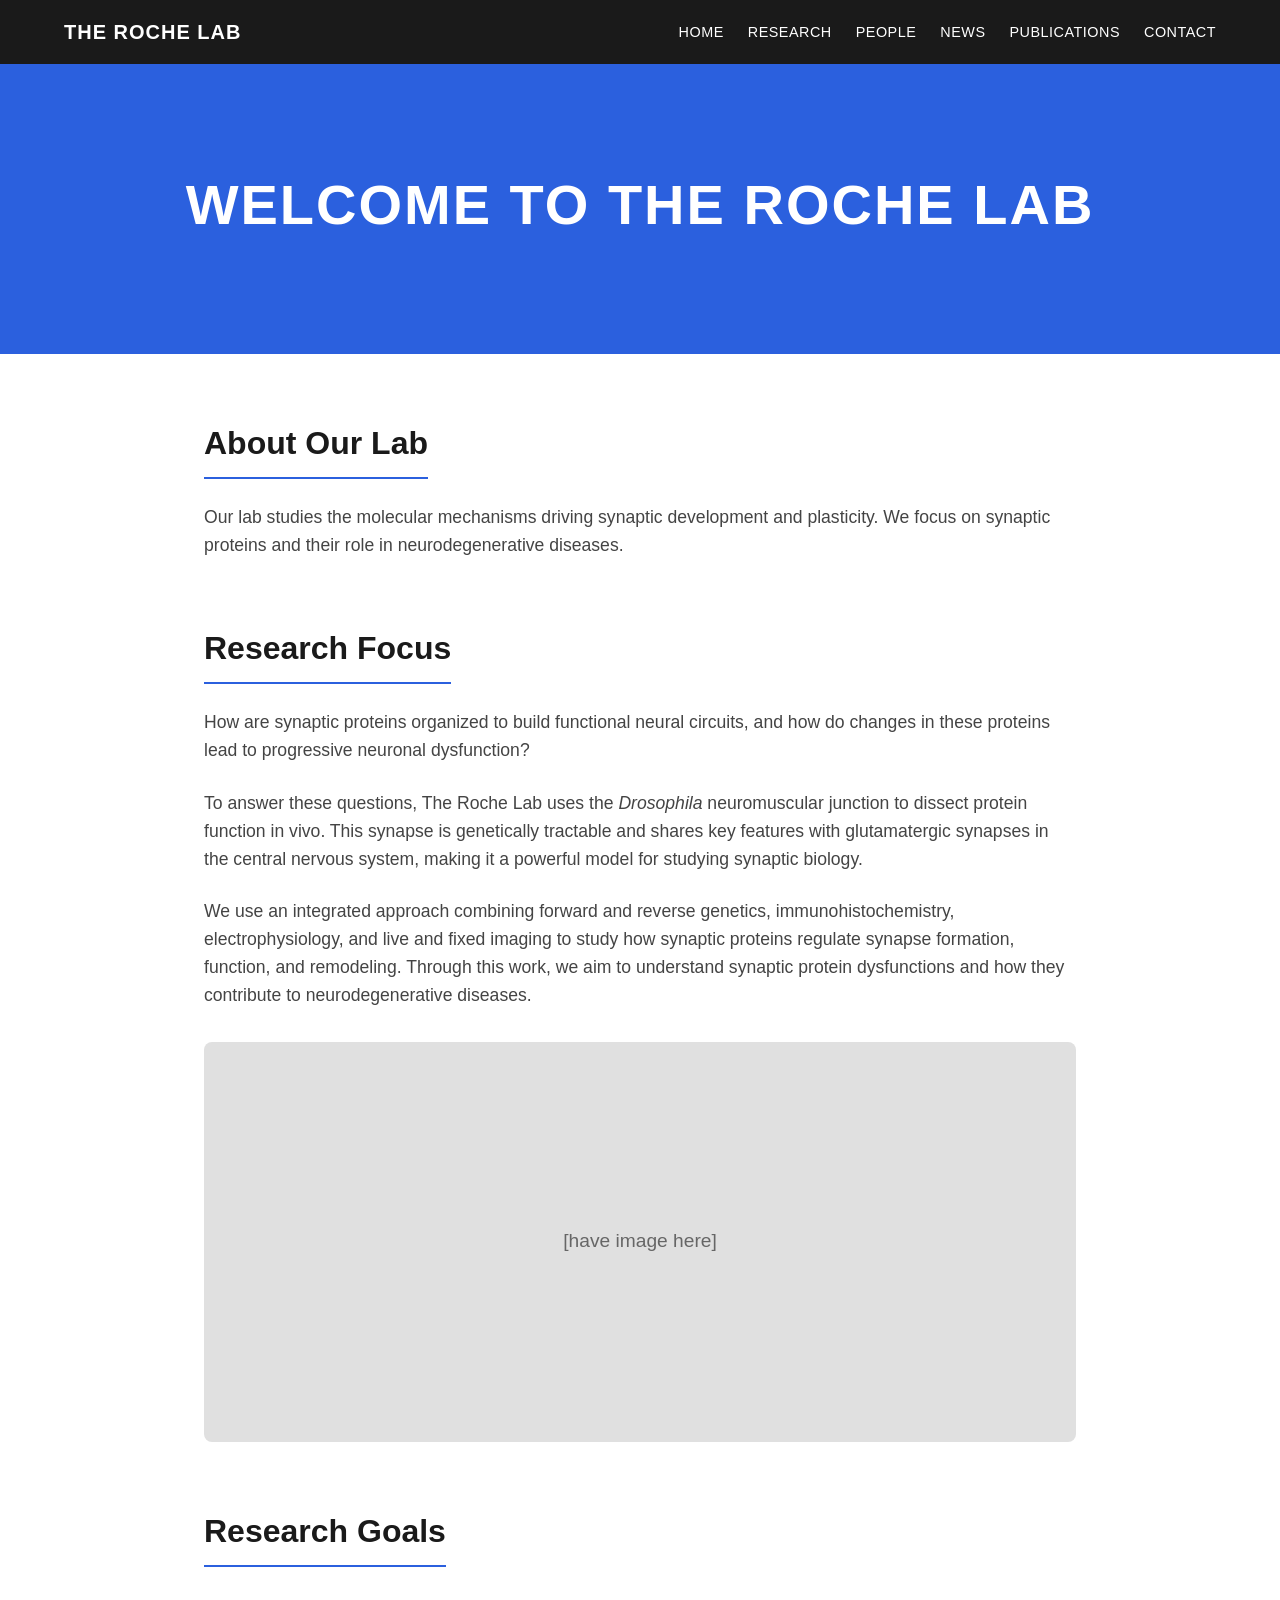
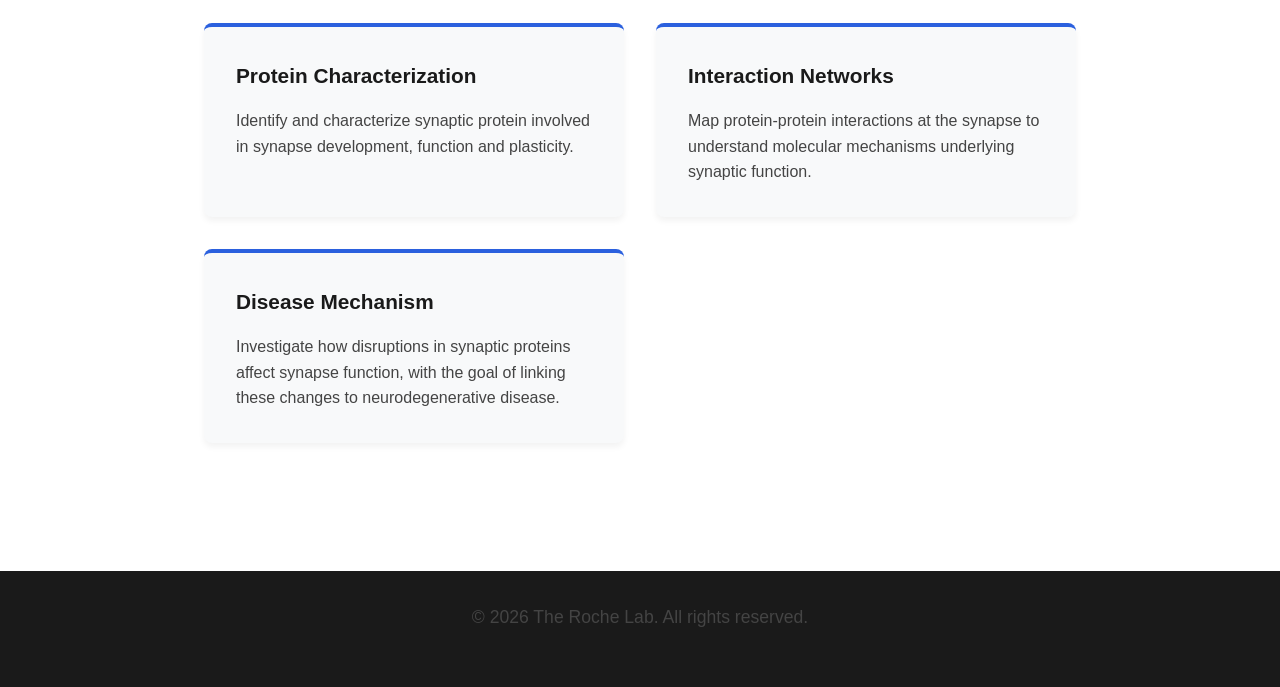
<file: index.HTML>
<!DOCTYPE html>
<html lang="en">
<head>
    <meta charset="UTF-8">
    <meta name="viewport" content="width=device-width, initial-scale=1.0">
    <title>The Roche Lab</title>
    <style>
        /* CSS Reset & Base Styles */
        * {
            margin: 0;
            padding: 0;
            box-sizing: border-box;
            font-family: -apple-system, BlinkMacSystemFont, "Segoe UI", Roboto, Helvetica, Arial, sans-serif;
        }

        body {
            background-color: #ffffff;
            color: #333333;
            line-height: 1.6;
        }

        /* Navigation Bar */
        .navbar {
            display: flex;
            justify-content: space-between;
            align-items: center;
            background-color: #1a1a1a;
            padding: 1rem 5%;
            color: white;
            position: sticky;
            top: 0;
            z-index: 100;
        }

        .navbar .logo {
            font-size: 1.25rem;
            font-weight: bold;
            letter-spacing: 1px;
            text-transform: uppercase;
        }

        .nav-links {
            list-style: none;
            display: flex;
            gap: 1.5rem;
        }

        .nav-links li a {
            color: white;
            text-decoration: none;
            font-size: 0.9rem;
            text-transform: uppercase;
            letter-spacing: 0.5px;
            transition: color 0.3s ease;
        }

        .nav-links li a:hover {
            color: #4A90E2;
        }

        /* Hero Section (Blue Banner) */
        .hero {
            background-color: #2b60de; /* Royal blue to match your design */
            color: white;
            padding: 6rem 5%;
            text-align: center;
        }

        .hero h1 {
            font-size: 3.5rem;
            font-weight: 800;
            text-transform: uppercase;
            letter-spacing: 2px;
            margin-bottom: 0.5rem;
        }

        /* Main Layout constraints */
        .container {
            max-width: 1000px;
            margin: 0 auto;
            padding: 4rem 5%;
        }

        section {
            margin-bottom: 4rem;
        }

        h2 {
            font-size: 2rem;
            color: #1a1a1a;
            margin-bottom: 1.5rem;
            border-bottom: 2px solid #2b60de;
            padding-bottom: 0.5rem;
            display: inline-block;
        }

        p {
            font-size: 1.1rem;
            margin-bottom: 1.5rem;
            color: #444;
        }

        /* Image Placeholder Box */
        .image-placeholder {
            background-color: #e0e0e0;
            width: 100%;
            height: 400px;
            display: flex;
            justify-content: center;
            align-items: center;
            color: #666;
            font-size: 1.2rem;
            border-radius: 8px;
            margin: 2rem 0;
        }

        /* Research Goals Grid */
        .goals-grid {
            display: grid;
            grid-template-columns: repeat(auto-fit, minmax(280px, 1fr));
            gap: 2rem;
            margin-top: 2rem;
        }

        .goal-card {
            background: #f8f9fa;
            padding: 2rem;
            border-radius: 8px;
            border-top: 4px solid #2b60de;
            box-shadow: 0 4px 6px rgba(0,0,0,0.05);
        }

        .goal-card h3 {
            font-size: 1.3rem;
            color: #1a1a1a;
            margin-bottom: 1rem;
        }

        .goal-card p {
            font-size: 1rem;
            margin-bottom: 0;
        }

        /* Footer */
        footer {
            background-color: #1a1a1a;
            color: #fff;
            text-align: center;
            padding: 2rem 5%;
            font-size: 0.9rem;
        }

        /* Mobile Responsiveness */
        @media (max-width: 768px) {
            .navbar {
                flex-direction: column;
                gap: 1rem;
            }
            .nav-links {
                flex-wrap: wrap;
                justify-content: center;
            }
            .hero h1 {
                font-size: 2.5rem;
            }
        }
    </style>
</head>
<body>

    <nav class="navbar">
        <div class="logo">The Roche Lab</div>
        <ul class="nav-links">
            <li><a href="#home">Home</a></li>
            <li><a href="#research">Research</a></li>
            <li><a href="#people">People</a></li>
            <li><a href="#news">News</a></li>
            <li><a href="#publications">Publications</a></li>
            <li><a href="#contact">Contact</a></li>
        </ul>
    </nav>

    <header id="home" class="hero">
        <h1>Welcome to The Roche Lab</h1>
    </header>

    <main class="container">
        
        <section id="about">
            <h2>About Our Lab</h2>
            <p>Our lab studies the molecular mechanisms driving synaptic development and plasticity. We focus on synaptic proteins and their role in neurodegenerative diseases.</p>
        </section>

        <section id="research-focus">
            <h2>Research Focus</h2>
            <p>How are synaptic proteins organized to build functional neural circuits, and how do changes in these proteins lead to progressive neuronal dysfunction?</p>
            
            <p>To answer these questions, The Roche Lab uses the <em>Drosophila</em> neuromuscular junction to dissect protein function in vivo. This synapse is genetically tractable and shares key features with glutamatergic synapses in the central nervous system, making it a powerful model for studying synaptic biology.</p>
            
            <p>We use an integrated approach combining forward and reverse genetics, immunohistochemistry, electrophysiology, and live and fixed imaging to study how synaptic proteins regulate synapse formation, function, and remodeling. Through this work, we aim to understand synaptic protein dysfunctions and how they contribute to neurodegenerative diseases.</p>

            <div class="image-placeholder">
                [have image here]
            </div>
        </section>

        <section id="research-goals">
            <h2>Research Goals</h2>
            
            <div class="goals-grid">
                <div class="goal-card">
                    <h3>Protein Characterization</h3>
                    <p>Identify and characterize synaptic protein involved in synapse development, function and plasticity.</p>
                </div>
                
                <div class="goal-card">
                    <h3>Interaction Networks</h3>
                    <p>Map protein-protein interactions at the synapse to understand molecular mechanisms underlying synaptic function.</p>
                </div>
                
                <div class="goal-card">
                    <h3>Disease Mechanism</h3>
                    <p>Investigate how disruptions in synaptic proteins affect synapse function, with the goal of linking these changes to neurodegenerative disease.</p>
                </div>
            </div>
        </section>

    </main>

    <footer>
        <p>&copy; 2026 The Roche Lab. All rights reserved.</p>
    </footer>

</body>
</html>
</file>
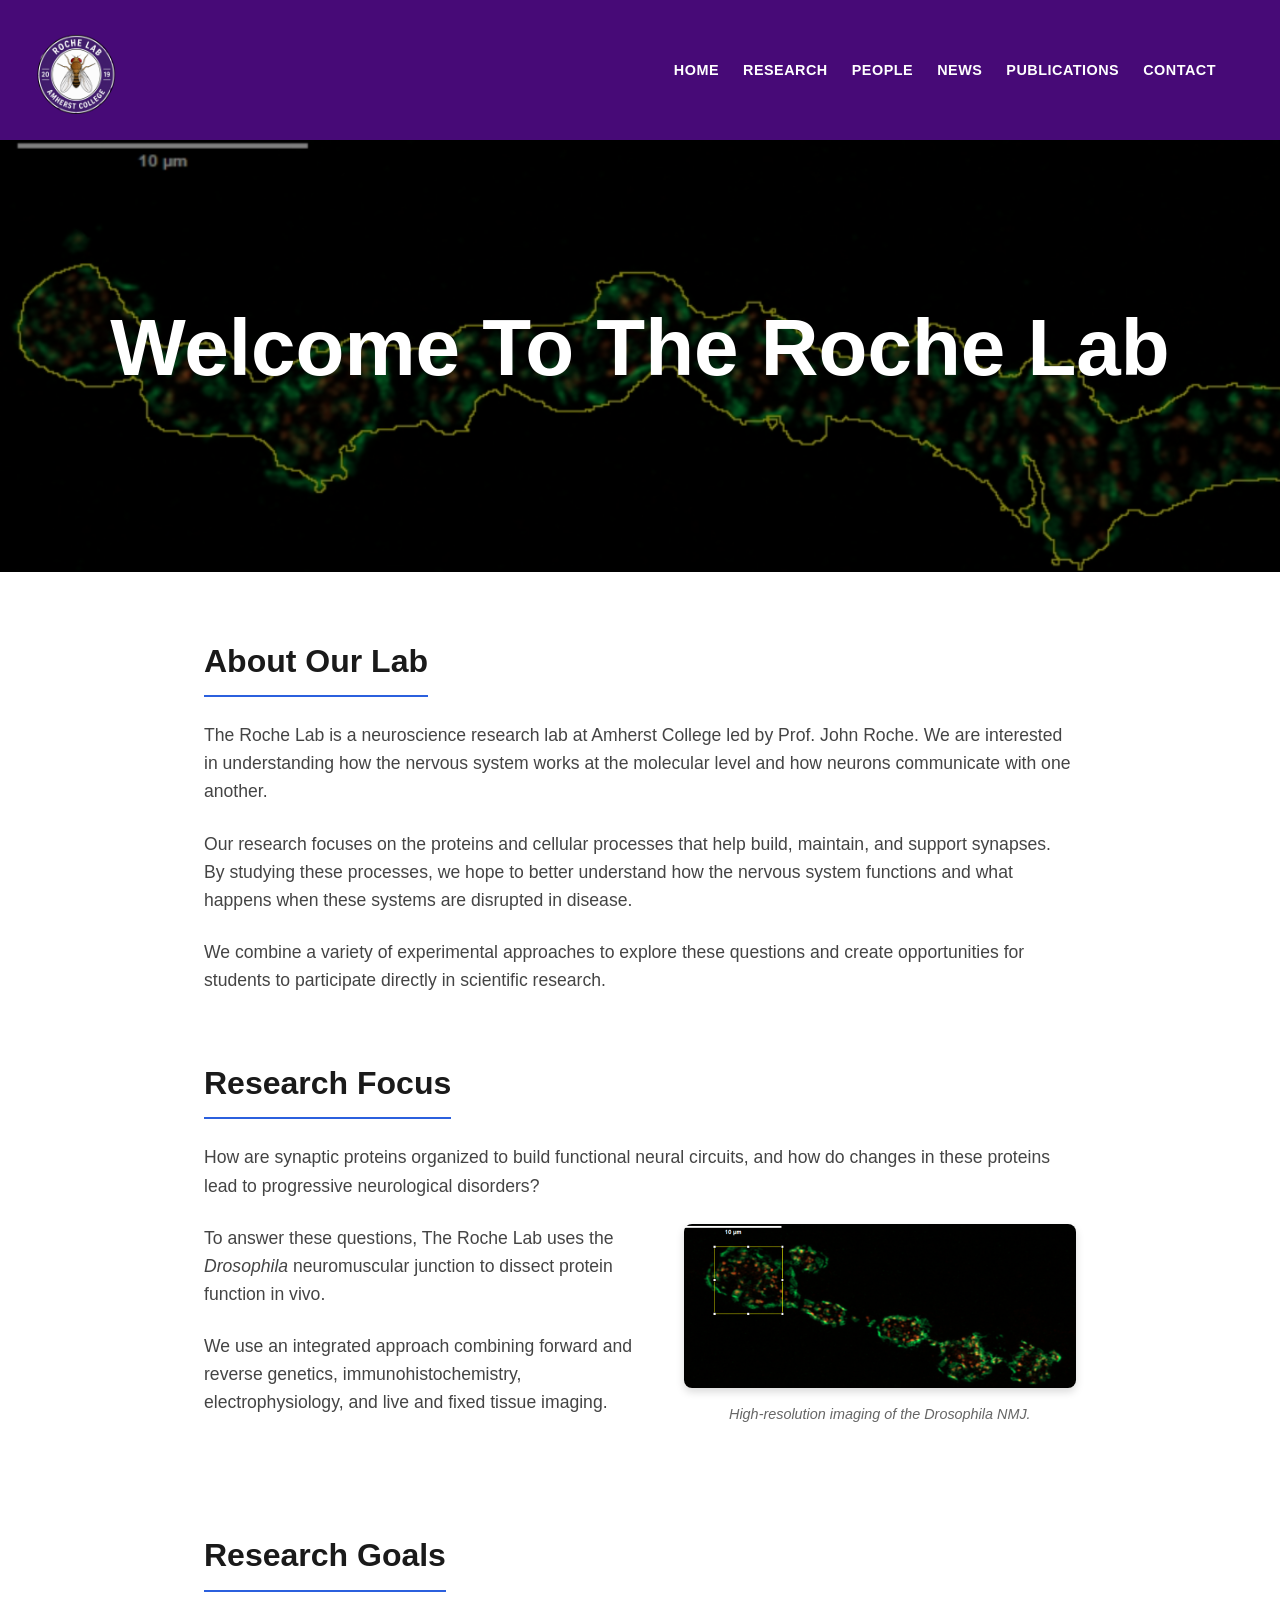
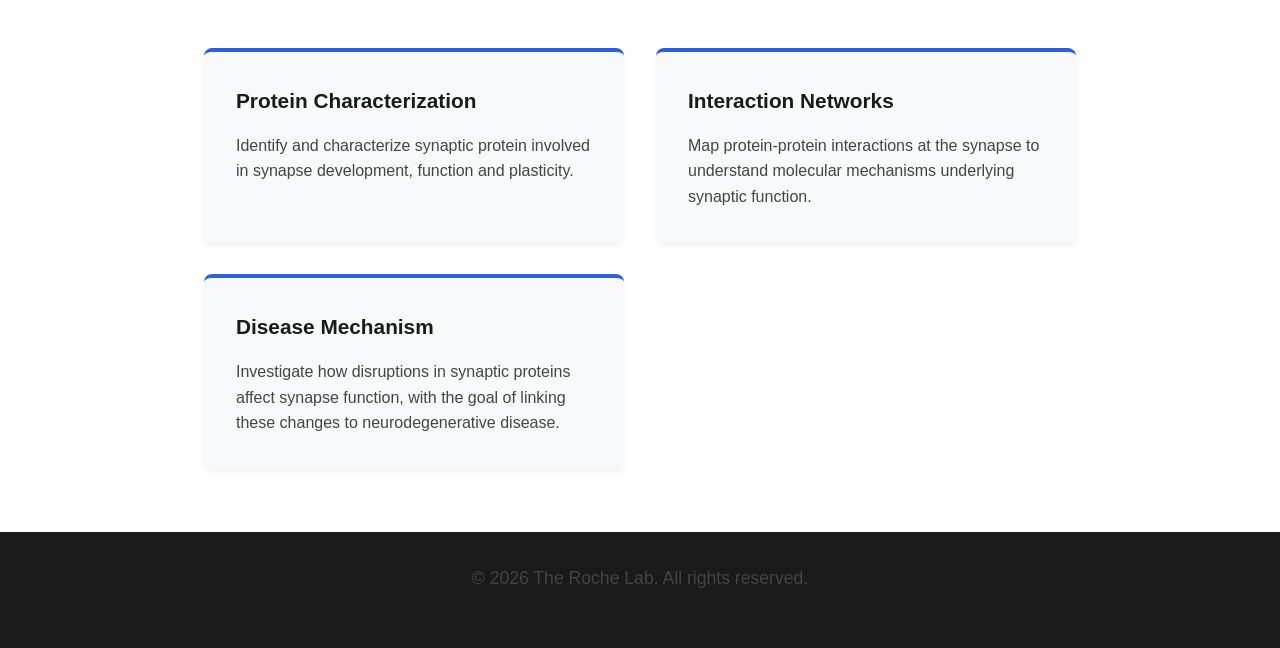
<file: index.html>
<!DOCTYPE html>
<html lang="en">
<head>
   <meta charset="UTF-8">
   <meta name="viewport" content="width=device-width, initial-scale=1.0">
   <title>The Roche Lab | Neuroscience Research at Amherst College</title>
   
   <link rel="icon" type="image/png" href="fr.png">
   
   <meta name="description" content="The Roche Lab is a neuroscience research lab at Amherst College led by Prof. John Roche, dedicated to understanding synaptic proteins and cellular mechanisms.">
   <meta name="keywords" content="Roche Lab, Amherst College, neuroscience, nmj, biology, Drosophila, synapse, synaptic proteins, John Roche">
   <meta name="google-site-verification" content="aoFjaT-Hioy4MAS94Uipn6EIIv309BYNGKUN0EMVmqA">
   
   <script type="application/ld+json">
   {
      "@context": "https://schema.org",
      "@type": "WebSite",
      "name": "The Roche Lab",
      "url": "https://therochelab.github.io/The-Roche-Lab-Website/"
   }
   </script>
</head>
    <style>
        /* CSS Reset & Base Styles */
        * {
            margin: 0;
            padding: 0;
            box-sizing: border-box;
            font-family: -apple-system, BlinkMacSystemFont, "Segoe UI", Roboto, Helvetica, Arial, sans-serif;
        }

        body {
            background-color: #ffffff;
            color: #333333;
            line-height: 1.6;
        }

        /* Navigation Bar */
        .navbar {
            display: flex;
            justify-content: space-between;
            align-items: center;
            background-color:#470a77;
            padding: 10px 5% 10px 0; /* Tight, fixed vertical padding stops the bar from getting oversized */
            position: sticky;
            top: 0;
            z-index: 100;
        }

        .navbar .logo {
            display: flex;
            align-items: center;
        }

        .nav-links {
            list-style: none;
            display: flex;
            gap: 1.5rem;
        }

        .nav-links li a {
            color: #FFFFFF;
            text-decoration: none;
            font-size: 0.9rem;
            text-transform: uppercase;
            letter-spacing: 0.5px;
            font-weight: 600;
            transition: color 0.3s ease;
        }

        .nav-links li a:hover {
            color: #2b60de;
        }

/* Hero Section */
.hero {
    position: relative; /* NEW: Required for the overlay to sit in the right spot */
    z-index: 1;
    /* Layout properties - You can adjust the 10rem to make the banner taller/shorter */
    padding: 9rem 5%; 
    text-align: center;

    /* --- FONT ADJUSTMENTS --- */
    color: #ffffff; 
    font-size: 1.25rem; 

    /* --- BACKGROUND ADJUSTMENTS --- */
    background: url('po.jpg');
    
    /* 'auto 100%' forces the full height of the image to be visible! */
    background-size: auto 100%; 
    
    /* Tiles the image left-to-right so it has space to scroll */
    background-repeat: repeat-x; 
    background-position: 0 center;
    
    /* Re-adds the continuous scrolling animation */
    animation: scrollBackground 80s linear infinite; 
}
/* The Translucent Black Overlay */
.hero::before {
    content: "";
    position: absolute;
    top: 0;
    left: 0;
    width: 100%;
    height: 100%;
    background-color: rgba(0, 0, 0, 0.5); /* The 0.5 controls the darkness */
    z-index: -1; /* Puts the dark layer behind the text but over the image */
}
/* Keyframes for the scrolling effect */
@keyframes scrollBackground {
    from { 
        background-position: 0 center; 
    }
    to { 
        /* The -2000px value determines how far it slides. 
           If the scroll suddenly 'jumps', you can increase or decrease this number 
           to better match the actual width of your HMAGE.JPG file! */
        background-position: -2000px center; 
    }
}
   /* Enlarges the main title in the hero section and makes it translucent black */
.hero h1 {
    font-size: 5rem; 
    font-weight: bold; 
    margin-bottom: 1rem; 
    
    /* --- ADD THIS LINE --- */
    color: rgba(43, 96, 222 0.8); /* 0 is black, 0.5 is 20% translucent */
}


        /* Main Layout constraints */
        .container {
            max-width: 1000px;
            margin: 0 auto;
            padding: 4rem 5%;
        }

        section {
            margin-bottom: 4rem;
        }

        section:last-child {
            margin-bottom: 0;
        }

        h2 {
            font-size: 2rem;
            color: #1a1a1a;
            margin-bottom: 1.5rem;
            border-bottom: 2px solid #2b60de;
            padding-bottom: 0.5rem;
            display: inline-block;
        }

        p {
            font-size: 1.1rem;
            margin-bottom: 1.5rem;
            color: #444;
        }

        /* Research Goals Grid */
        .goals-grid {
            display: grid;
            grid-template-columns: repeat(auto-fit, minmax(280px, 1fr));
            gap: 2rem;
            margin-top: 2rem;
        }

        .goal-card {
            background: #f8f9fa;
            padding: 2rem;
            border-radius: 8px;
            border-top: 4px solid #2b60de;
            box-shadow: 0 4px 6px rgba(0,0,0,0.05);
        }

        .goal-card h3 {
            font-size: 1.3rem;
            color: #1a1a1a;
            margin-bottom: 1rem;
        }

        .goal-card p {
            font-size: 1rem;
            margin-bottom: 0;
        }

        /* Footer */
        footer {
            background-color: #1a1a1a;
            color: #fff;
            text-align: center;
            padding: 2rem 5%;
            font-size: 0.9rem;
        }

        /* Mobile Responsiveness */
        @media (max-width: 768px) {
            .navbar {
                flex-direction: column;
                gap: 1rem;
            }
            .nav-links {
                flex-wrap: wrap;
                justify-content: center;
            }
            .hero h1 {
                font-size: 2.5rem;
            }
        }
    </style>
</head>
<body>

    <nav class="navbar">
       <div class="logo"> 
    <img src="fr.png" alt="The Roche Lab Logo" style="max-height: 120px; max-width: 100%; width: auto; height: auto;"> 
</div>
        <ul class="nav-links">
            <li><a href="index.html">Home</a></li>
            <li><a href="research.html">Research</a></li>
            <li><a href="people.html">People</a></li>
            <li><a href="news.html">News</a></li>
            <li><a href="publication.html">Publications</a></li>
            <li><a href="contact.html">Contact</a></li>
        </ul>
    </nav>

    <header id="home" class="hero">
        <h1>Welcome To The Roche Lab</h1>
    </header>

    <main class="container">
        
       <section id="about">
        <h2>About Our Lab</h2>
        <p>
            The Roche Lab is a neuroscience research lab at Amherst College led by Prof. John Roche. We are interested in understanding how the nervous system works at the molecular level and how neurons communicate with one another.
        </p>
        <p>
            Our research focuses on the proteins and cellular processes that help build, maintain, and support synapses. By studying these processes, we hope to better understand how the nervous system functions and what happens when these systems are disrupted in disease.
        </p>
        <p>
            We combine a variety of experimental approaches to explore these questions and create opportunities for students to participate directly in scientific research.
        </p>
    </section>
<section id="research-focus">
        <h2>Research Focus</h2>
        
        <div style="margin-bottom: 2rem;">
            
            <p>
                How are synaptic proteins organized to build functional neural circuits, and how do changes in these proteins lead to progressive neurological disorders?
            </p>

            <div style="float: right; width: 45%; max-width: 400px; margin: 0 0 1rem 2rem; text-align: center;">
                <img src="RES.png" alt="Drosophila Neuromuscular Junction" style="max-width: 100%; height: auto; border-radius: 8px; box-shadow: 0 4px 8px rgba(0,0,0,0.15);">
                <p style="font-size: 0.9rem; color: #666; margin-top: 0.5rem; font-style: italic;">High-resolution imaging of the Drosophila NMJ.</p>
            </div>

            <p>
                To answer these questions, The Roche Lab uses the <em>Drosophila</em> neuromuscular junction to dissect protein function in vivo.
            </p>
            <p>
                We use an integrated approach combining forward and reverse genetics, immunohistochemistry, electrophysiology, and live and fixed tissue imaging.
            </p>
            
            <div style="clear: both;"></div>

        </div>
    </section>

        <section id="research-goals">
            <h2>Research Goals</h2>
            
            <div class="goals-grid">
                <div class="goal-card">
                    <h3>Protein Characterization</h3>
                    <p>Identify and characterize synaptic protein involved in synapse development, function and plasticity.</p>
                </div>
                
                <div class="goal-card">
                    <h3>Interaction Networks</h3>
                    <p>Map protein-protein interactions at the synapse to understand molecular mechanisms underlying synaptic function.</p>
                </div>
                
                <div class="goal-card">
                    <h3>Disease Mechanism</h3>
                    <p>Investigate how disruptions in synaptic proteins affect synapse function, with the goal of linking these changes to neurodegenerative disease.</p>
                </div>
            </div>
        </section>

    </main>

    <footer>
        <p>&copy; 2026 The Roche Lab. All rights reserved.</p>
    </footer>

</body>
</html>
</file>
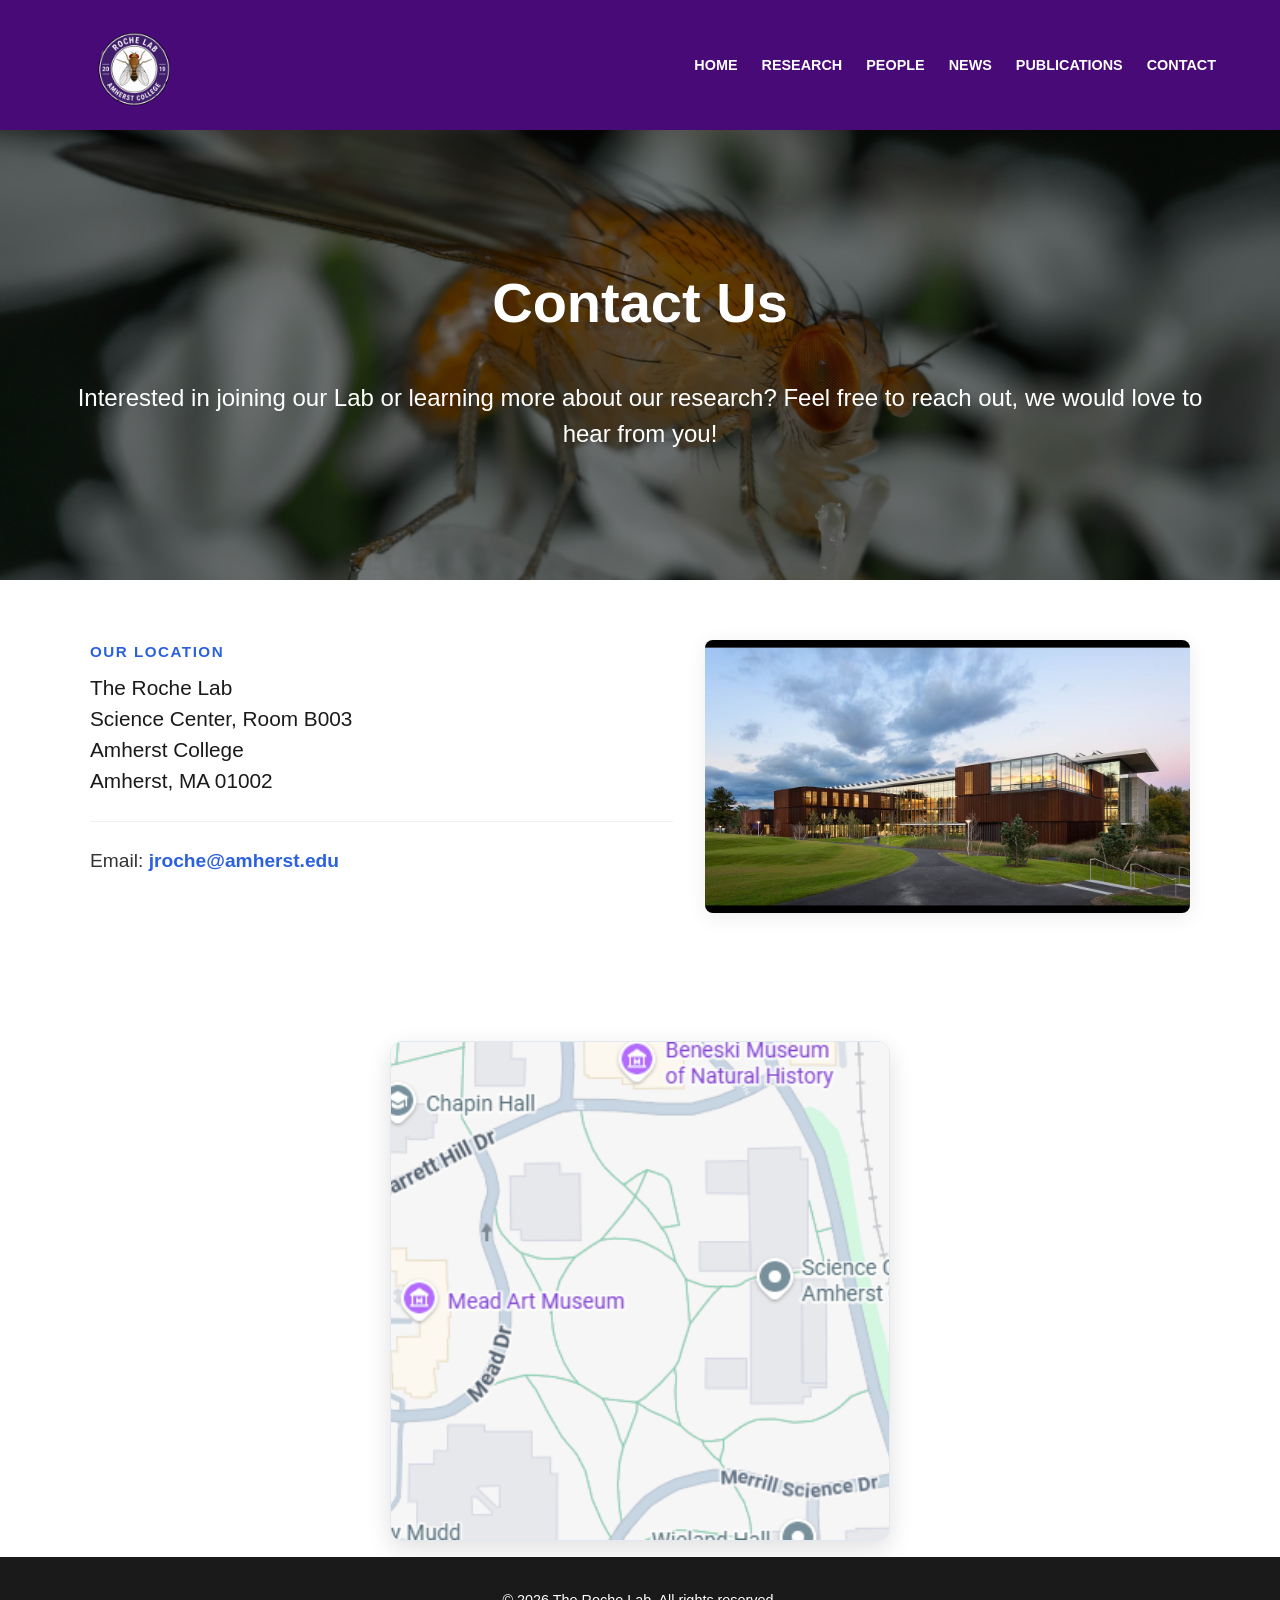
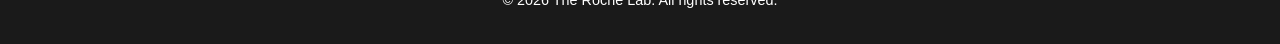
<file: contact.html>
<!DOCTYPE html>
<html lang="en">
<head>
    <meta charset="UTF-8">
    <meta name="viewport" content="width=device-width, initial-scale=1.0">
    <title>Contact Us | The Roche Lab</title>
    <style>
        /* CSS Reset & Base Styles */
        * {
            margin: 0;
            padding: 0;
            box-sizing: border-box;
            font-family: -apple-system, BlinkMacSystemFont, "Segoe UI", Roboto, Helvetica, Arial, sans-serif;
        }

        body {
            background-color: #ffffff;
            color: #333333;
            line-height: 1.6;
            display: flex;
            flex-direction: column;
            min-height: 100vh;
        }

        /* Navigation Bar */
        .navbar {
            display: flex;
            justify-content: space-between;
            align-items: center;
            background-color: #470a77;
            padding: 10px 5%;
            color: #1a1a1a;
            position: sticky;
            top: 0;
            z-index: 100;
        }

        .logo {
            display: flex;
            flex-direction: column;
            text-decoration: none;
            color: #1a1a1a;
        }

        .nav-links {
            list-style: none;
            display: flex;
            gap: 1.5rem;
        }

        .nav-links li a {
            color: #ffffff;
            text-decoration: none;
            font-size: 0.9rem;
            text-transform: uppercase;
            font-weight: 600;
            transition: color 0.3s ease;
        }

        .nav-links li a:hover {
            color: #2b60de;
        }

      .hero {
    position: relative;
    z-index: 1;
    padding: 8rem 5%;
    text-align: center;
    color: white;
    overflow: hidden; /* Important: keeps the zooming image from spilling out */
}

/* Put the background on a pseudo-element for smooth hardware-accelerated scaling */
.hero::before {
    content: "";
    position: absolute;
    top: 0;
    left: 0;
    width: 100%;
    height: 100%;
    background: url('cont.png');
    background-size: cover;
    background-repeat: no-repeat;
    background-position: center;
    z-index: -2;
    animation: zoomBackground 10s ease-in-out infinite alternate;
}

/* Translucent Black Overlay */
.hero::after {
    content: "";
    position: absolute;
    top: 0;
    left: 0;
    width: 100%;
    height: 100%;
    background-color: rgba(0, 0, 0, 0.5);
    z-index: -1;
}

/* Keyframes for Smooth Zoom */
@keyframes zoomBackground {
    0% {
        transform: scale(1);
    }
    100% {
        transform: scale(1.15); /* Zooms in 17% */
    }
}
        .hero h1 {
            font-size: 3.5rem;
            font-weight: 800;
            margin-bottom: 2rem;
        }
        
       .hero p {
            font-size: 1.5rem; /* Increased from 1.25rem to make it one size larger */
            max-width: 100%;   /* Changed from 800px so it reads straight from end-to-end */
            font-weight: 400;
            line-height: 1.5;
        }

        /* Main Content area */
        main {
            flex: 1; 
            display: flex;
            flex-direction: column;
            background-color: #ffffff;
        }

        /* White Spacer Block */
        .white-spacer {
            background-color: #ffffff;
            height: 60px; 
            width: 100%;
        }

        /* Contact Details Grid Layout */
        .contact-container {
            max-width: 1100px;
            width: 90%;
            margin: 0 auto 5rem auto;
            display: grid;
            grid-template-columns: 1.2fr 1fr; 
            gap: 2rem; 
            align-items: flex-start;
        }

        .contact-info {
            display: flex;
            flex-direction: column;
        }

        .location-title {
            font-size: 0.95rem;
            text-transform: uppercase;
            letter-spacing: 1.5px;
            font-weight: 700;
            color: #2b60de;
            margin-bottom: 0.5rem;
        }

        .address-text {
            font-size: 1.3rem;
            color: #1a1a1a;
            font-weight: 500;
            line-height: 1.5;
            margin-bottom: 1.5rem;
        }

        .email-info {
            font-size: 1.2rem;
            color: #333333;
            font-weight: 500;
            border-top: 1px solid #f0f0f0;
            padding-top: 1.5rem;
        }

        .email-info a {
            color: #2b60de;
            text-decoration: none;
            font-weight: 600;
        }

        .email-info a:hover {
            text-decoration: underline;
        }

        /* Contact Image Styling */
        .contact-image-wrap {
            width: 100%;
            border-radius: 8px;
            overflow: hidden;
            box-shadow: 0 4px 20px rgba(0,0,0,0.08);
            background-color: #f9f9f9;
        }

        .contact-image-wrap img {
            width: 100%;
            height: auto;
            display: block;
            object-fit: cover;
        }

        /* Footer */
        footer {
            background-color: #1a1a1a;
            color: #fff;
            text-align: center;
            padding: 2rem 5%;
            font-size: 0.9rem;
        }

        /* Mobile Responsiveness Rules */
        @media (max-width: 768px) {
            .navbar {
                flex-direction: column;
                align-items: flex-start;
                padding: 1rem 1.5rem;
            }

            .nav-links {
                display: none; 
            }

            .hero h1 {
                font-size: 2.8rem;
                margin-bottom: 1.5rem;
            }
            
            .hero p {
                font-size: 1.1rem;
            }

            .contact-container {
                grid-template-columns: 1fr; 
                gap: 2.5rem;
            }

            .address-text {
                font-size: 1.15rem;
            }
        }
    </style>
</head>
<body>

    <nav class="navbar">
        <a href="index.html" class="logo">
             <img src="fr.png" alt="The Roche Lab Logo" style="max-height: 110px; max-width: 100%; width: auto; height: auto;">
        </a>
        
        <ul class="nav-links">
            <li><a href="index.html">Home</a></li>
            <li><a href="research.html">Research</a></li>
            <li><a href="people.html">People</a></li>
            <li><a href="news.html">News</a></li>
            <li><a href="publication.html">Publications</a></li>
            <li><a href="contact.html">Contact</a></li>
        </ul>
    </nav>

    <header class="hero">
        <h1>Contact Us</h1>
        <p>Interested in joining our Lab or learning more about our research? Feel free to reach out, we would love to hear from you!</p>
    </header>

    <main>
    <div class="white-spacer"></div>

    <section class="contact-container">
        
        <div class="contact-info">
            <span class="location-title">Our Location</span>
            <p class="address-text">
                The Roche Lab<br>
                Science Center, Room B003<br>
                Amherst College<br>
                Amherst, MA 01002
            </p>
            
            <p class="email-info">
                Email: <a href="mailto:jroche@amherst.edu">jroche@amherst.edu</a>
            </p>
        </div>

        <div class="contact-image-wrap">
            <img src="centre.jpg" alt="Amherst College Science Center">
        </div>

    </section>

    <div class="map-container" style="width: 100%; max-width: 500px; margin: 3rem auto 1rem auto; aspect-ratio: 1 / 1; border-radius: 12px; overflow: hidden; box-shadow: 0 8px 24px rgba(0,0,0,0.12); border: 1px solid #e2e8f0; background-color: #ffffff;">
        <img src="map.png" alt="Amherst College Science Center Map Location" style="width: 100%; height: 100%; object-fit: cover; display: block;" />
    </div>

</main>

    <footer>
        <p>&copy; 2026 The Roche Lab. All rights reserved.</p>
    </footer>

</body>
</html>
</file>
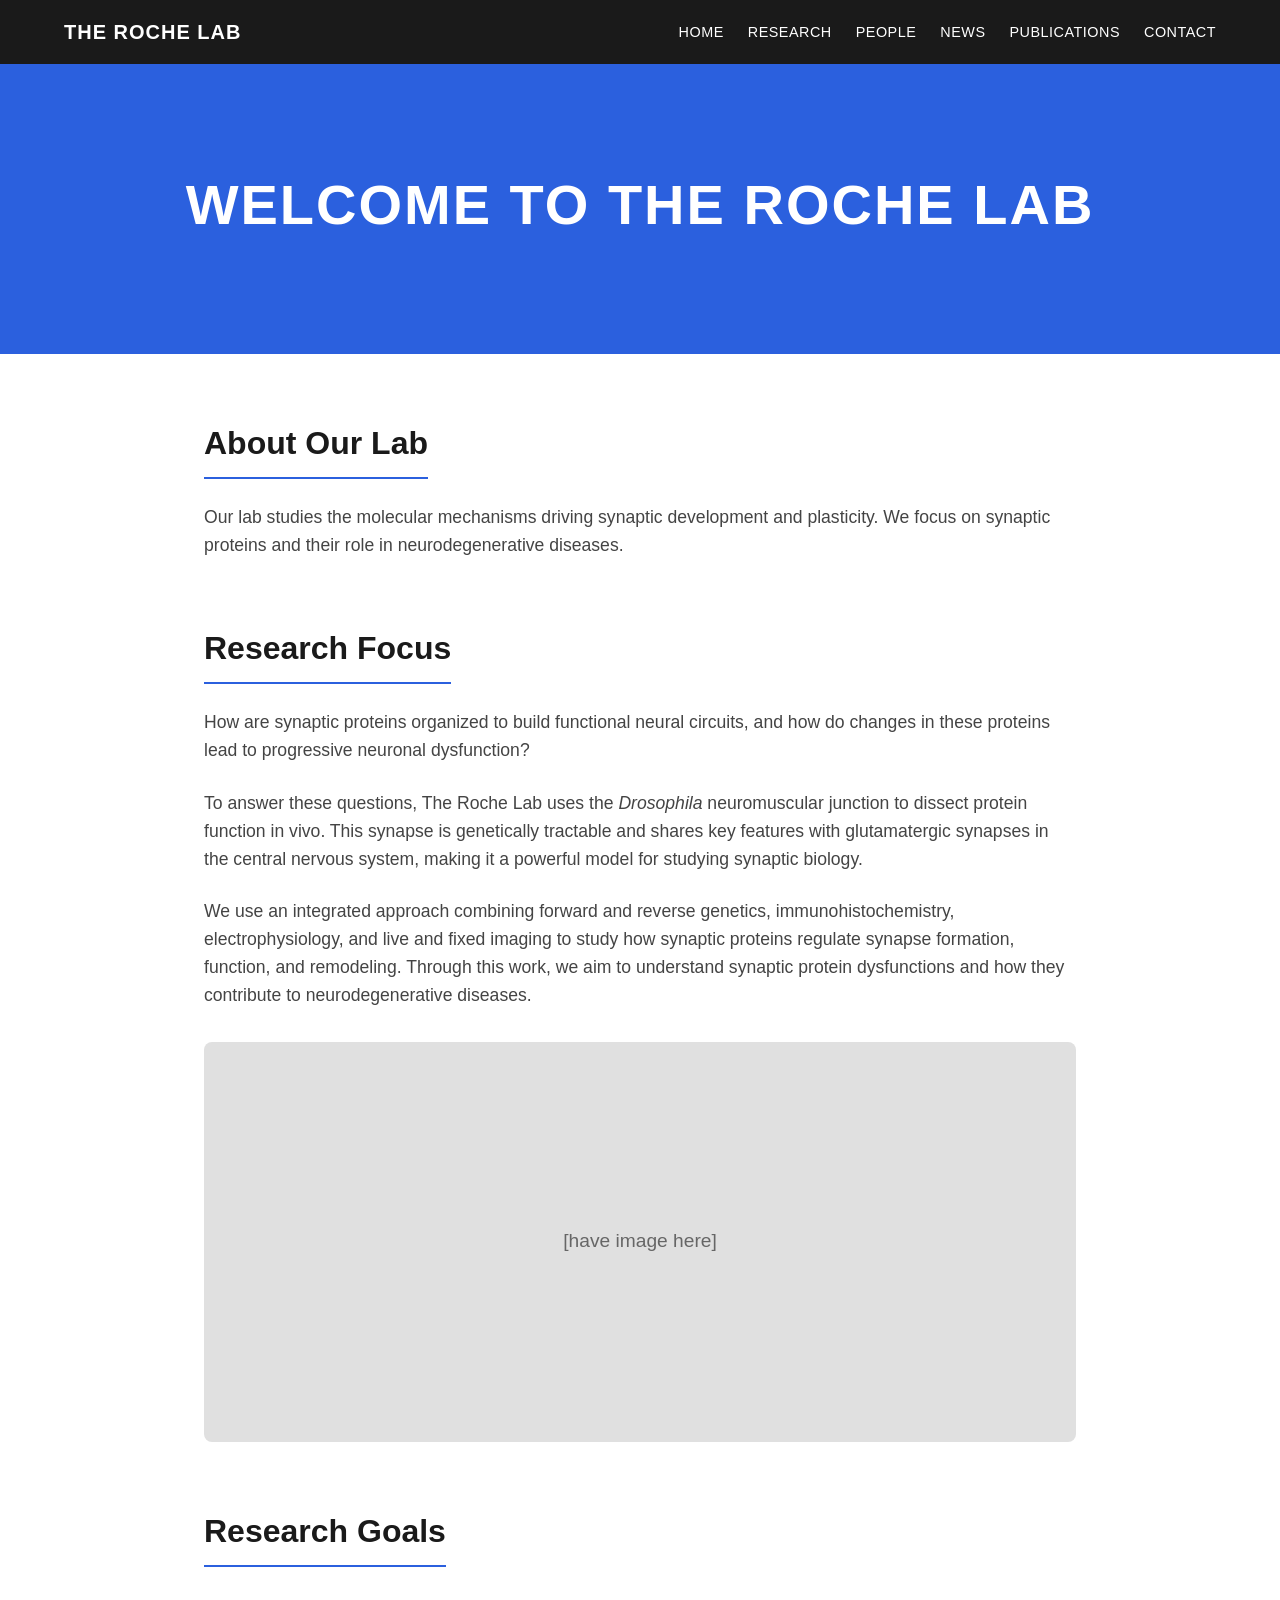
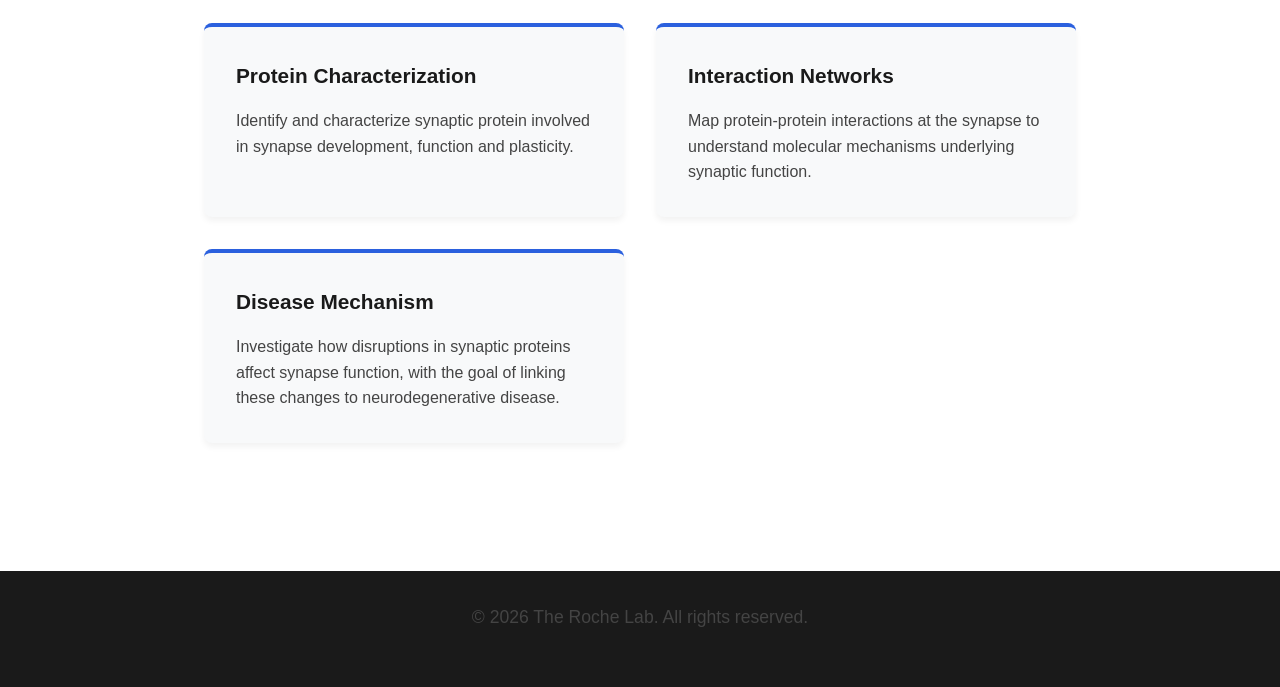
<file: HOME PAGE.HTML>
<!DOCTYPE html>
<html lang="en">
<head>
    <meta charset="UTF-8">
    <meta name="viewport" content="width=device-width, initial-scale=1.0">
    <title>The Roche Lab</title>
    <style>
        /* CSS Reset & Base Styles */
        * {
            margin: 0;
            padding: 0;
            box-sizing: border-box;
            font-family: -apple-system, BlinkMacSystemFont, "Segoe UI", Roboto, Helvetica, Arial, sans-serif;
        }

        body {
            background-color: #ffffff;
            color: #333333;
            line-height: 1.6;
        }

        /* Navigation Bar */
        .navbar {
            display: flex;
            justify-content: space-between;
            align-items: center;
            background-color: #1a1a1a;
            padding: 1rem 5%;
            color: white;
            position: sticky;
            top: 0;
            z-index: 100;
        }

        .navbar .logo {
            font-size: 1.25rem;
            font-weight: bold;
            letter-spacing: 1px;
            text-transform: uppercase;
        }

        .nav-links {
            list-style: none;
            display: flex;
            gap: 1.5rem;
        }

        .nav-links li a {
            color: white;
            text-decoration: none;
            font-size: 0.9rem;
            text-transform: uppercase;
            letter-spacing: 0.5px;
            transition: color 0.3s ease;
        }

        .nav-links li a:hover {
            color: #4A90E2;
        }

        /* Hero Section (Blue Banner) */
        .hero {
            background-color: #2b60de; /* Royal blue to match your design */
            color: white;
            padding: 6rem 5%;
            text-align: center;
        }

        .hero h1 {
            font-size: 3.5rem;
            font-weight: 800;
            text-transform: uppercase;
            letter-spacing: 2px;
            margin-bottom: 0.5rem;
        }

        /* Main Layout constraints */
        .container {
            max-width: 1000px;
            margin: 0 auto;
            padding: 4rem 5%;
        }

        section {
            margin-bottom: 4rem;
        }

        h2 {
            font-size: 2rem;
            color: #1a1a1a;
            margin-bottom: 1.5rem;
            border-bottom: 2px solid #2b60de;
            padding-bottom: 0.5rem;
            display: inline-block;
        }

        p {
            font-size: 1.1rem;
            margin-bottom: 1.5rem;
            color: #444;
        }

        /* Image Placeholder Box */
        .image-placeholder {
            background-color: #e0e0e0;
            width: 100%;
            height: 400px;
            display: flex;
            justify-content: center;
            align-items: center;
            color: #666;
            font-size: 1.2rem;
            border-radius: 8px;
            margin: 2rem 0;
        }

        /* Research Goals Grid */
        .goals-grid {
            display: grid;
            grid-template-columns: repeat(auto-fit, minmax(280px, 1fr));
            gap: 2rem;
            margin-top: 2rem;
        }

        .goal-card {
            background: #f8f9fa;
            padding: 2rem;
            border-radius: 8px;
            border-top: 4px solid #2b60de;
            box-shadow: 0 4px 6px rgba(0,0,0,0.05);
        }

        .goal-card h3 {
            font-size: 1.3rem;
            color: #1a1a1a;
            margin-bottom: 1rem;
        }

        .goal-card p {
            font-size: 1rem;
            margin-bottom: 0;
        }

        /* Footer */
        footer {
            background-color: #1a1a1a;
            color: #fff;
            text-align: center;
            padding: 2rem 5%;
            font-size: 0.9rem;
        }

        /* Mobile Responsiveness */
        @media (max-width: 768px) {
            .navbar {
                flex-direction: column;
                gap: 1rem;
            }
            .nav-links {
                flex-wrap: wrap;
                justify-content: center;
            }
            .hero h1 {
                font-size: 2.5rem;
            }
        }
    </style>
</head>
<body>

    <nav class="navbar">
        <div class="logo">The Roche Lab</div>
        <ul class="nav-links">
            <li><a href="#home">Home</a></li>
            <li><a href="#research">Research</a></li>
            <li><a href="#people">People</a></li>
            <li><a href="#news">News</a></li>
            <li><a href="#publications">Publications</a></li>
            <li><a href="#contact">Contact</a></li>
        </ul>
    </nav>

    <header id="home" class="hero">
        <h1>Welcome to The Roche Lab</h1>
    </header>

    <main class="container">
        
        <section id="about">
            <h2>About Our Lab</h2>
            <p>Our lab studies the molecular mechanisms driving synaptic development and plasticity. We focus on synaptic proteins and their role in neurodegenerative diseases.</p>
        </section>

        <section id="research-focus">
            <h2>Research Focus</h2>
            <p>How are synaptic proteins organized to build functional neural circuits, and how do changes in these proteins lead to progressive neuronal dysfunction?</p>
            
            <p>To answer these questions, The Roche Lab uses the <em>Drosophila</em> neuromuscular junction to dissect protein function in vivo. This synapse is genetically tractable and shares key features with glutamatergic synapses in the central nervous system, making it a powerful model for studying synaptic biology.</p>
            
            <p>We use an integrated approach combining forward and reverse genetics, immunohistochemistry, electrophysiology, and live and fixed imaging to study how synaptic proteins regulate synapse formation, function, and remodeling. Through this work, we aim to understand synaptic protein dysfunctions and how they contribute to neurodegenerative diseases.</p>

            <div class="image-placeholder">
                [have image here]
            </div>
        </section>

        <section id="research-goals">
            <h2>Research Goals</h2>
            
            <div class="goals-grid">
                <div class="goal-card">
                    <h3>Protein Characterization</h3>
                    <p>Identify and characterize synaptic protein involved in synapse development, function and plasticity.</p>
                </div>
                
                <div class="goal-card">
                    <h3>Interaction Networks</h3>
                    <p>Map protein-protein interactions at the synapse to understand molecular mechanisms underlying synaptic function.</p>
                </div>
                
                <div class="goal-card">
                    <h3>Disease Mechanism</h3>
                    <p>Investigate how disruptions in synaptic proteins affect synapse function, with the goal of linking these changes to neurodegenerative disease.</p>
                </div>
            </div>
        </section>

    </main>

    <footer>
        <p>&copy; 2026 The Roche Lab. All rights reserved.</p>
    </footer>

</body>
</html>
</file>
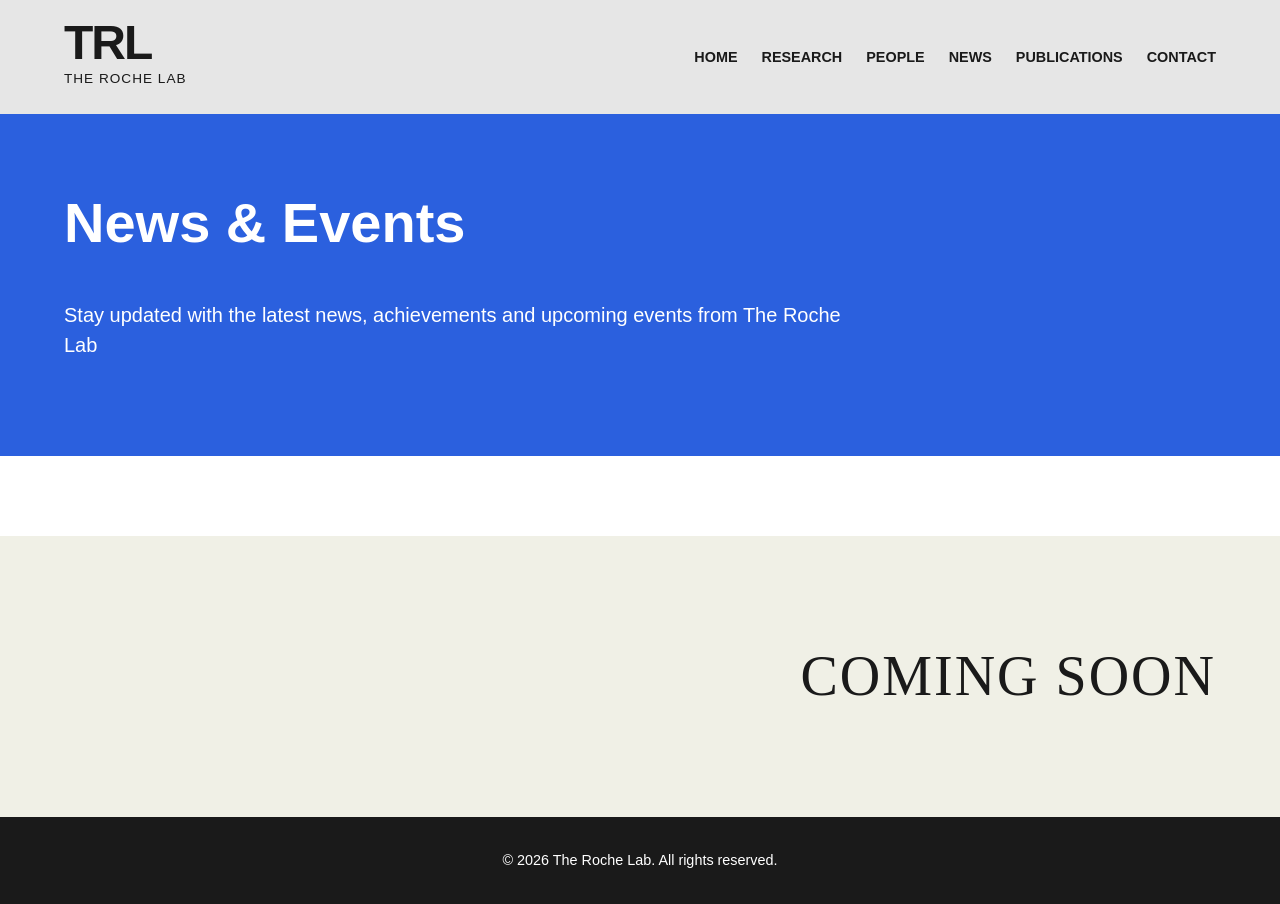
<file: NEWS.html>
<!DOCTYPE html>
<html lang="en">
<head>
    <meta charset="UTF-8">
    <meta name="viewport" content="width=device-width, initial-scale=1.0">
    <title>News & Events | The Roche Lab</title>
    <style>
        /* CSS Reset & Base Styles */
        * {
            margin: 0;
            padding: 0;
            box-sizing: border-box;
            font-family: -apple-system, BlinkMacSystemFont, "Segoe UI", Roboto, Helvetica, Arial, sans-serif;
        }

        body {
            background-color: #ffffff;
            color: #333333;
            line-height: 1.6;
            display: flex;
            flex-direction: column;
            min-height: 100vh;
        }

        /* Navigation Bar */
        .navbar {
            display: flex;
            justify-content: space-between;
            align-items: center;
            background-color: #e6e6e6; /* Light grey matching your top banner */
            padding: 1.5rem 5%;
            color: #1a1a1a;
            position: sticky;
            top: 0;
            z-index: 100;
        }

        /* Exact Logo Styling based on screenshot */
        .logo {
            display: flex;
            flex-direction: column;
            text-decoration: none;
            color: #1a1a1a;
        }

        .logo-main {
            font-size: 3rem;
            font-weight: 900; /* Extra bold */
            line-height: 0.8;
            letter-spacing: -2px; /* Tightly kerned letters */
        }

        .logo-sub {
            font-size: 0.85rem;
            font-weight: 500;
            letter-spacing: 1px;
            text-transform: uppercase;
            margin-top: 6px;
        }

        /* Desktop Navigation Links (Hidden in your mobile view, but needed for desktop) */
        .nav-links {
            list-style: none;
            display: flex;
            gap: 1.5rem;
        }

        .nav-links li a {
            color: #1a1a1a;
            text-decoration: none;
            font-size: 0.9rem;
            text-transform: uppercase;
            font-weight: 600;
            transition: color 0.3s ease;
        }

        .nav-links li a:hover {
            color: #2b60de;
        }

        /* Hero Section (Blue Banner) */
        .hero {
            background-color: #2b60de; /* Royal blue matching your design */
            color: white;
            padding: 4rem 5% 6rem 5%;
            text-align: left;
        }

        .hero h1 {
            font-size: 3.5rem;
            font-weight: 800;
            margin-bottom: 2rem;
        }

        .hero p {
            font-size: 1.25rem;
            max-width: 800px;
            font-weight: 400;
            line-height: 1.5;
        }

        /* Main Content area to push footer down */
        main {
            flex: 1; 
            display: flex;
            flex-direction: column;
        }

        /* White Spacer Block */
        .white-spacer {
            background-color: #ffffff;
            height: 80px; /* Represents the white band between blue and beige */
            width: 100%;
        }

        /* Coming Soon Section (Beige Background) */
        .coming-soon {
            background-color: #f0f0e6; /* Beige/light green color from your design */
            padding: 6rem 5%;
            flex-grow: 1; /* Fills remaining space */
            display: flex;
            justify-content: flex-end; /* Aligns text to the right as seen in screenshot */
            align-items: center;
        }

        .coming-soon h2 {
            font-size: 3.5rem;
            font-weight: 400; /* Matching the thinner serif/roman look of the cut-off text */
            color: #1a1a1a;
            letter-spacing: 2px;
            text-transform: uppercase;
            font-family: "Times New Roman", Times, serif; /* Using a serif font for the COMING SOON text */
        }

        /* Footer */
        footer {
            background-color: #1a1a1a;
            color: #fff;
            text-align: center;
            padding: 2rem 5%;
            font-size: 0.9rem;
        }

        /* Mobile Responsiveness (matching the vertical stacking in your screenshot) */
        @media (max-width: 768px) {
            .navbar {
                flex-direction: column;
                align-items: flex-start;
                padding: 1rem 1.5rem;
            }
            
            .nav-links {
                display: none; /* Hides desktop links to mimic mobile view; you'd add a hamburger menu here later */
            }

            .hero h1 {
                font-size: 2.8rem;
                margin-bottom: 1.5rem;
            }
            
            .hero p {
                font-size: 1.1rem;
            }
            
            .coming-soon h2 {
                font-size: 2.5rem;
            }
        }
    </style>
</head>
<body>

    <nav class="navbar">
        <a href="index.html" class="logo">
            <span class="logo-main">TRL</span>
            <span class="logo-sub">THE ROCHE LAB</span>
        </a>
        
        <ul class="nav-links">
            <li><a href="index.html">Home</a></li>
            <li><a href="research.html">Research</a></li>
            <li><a href="people.html">People</a></li>
            <li><a href="news.html">News</a></li>
            <li><a href="publications.html">Publications</a></li>
            <li><a href="contact-us.html">Contact</a></li>
        </ul>
    </nav>

    <header class="hero">
        <h1>News & Events</h1>
        <p>Stay updated with the latest news, achievements and upcoming events from The Roche Lab</p>
    </header>

    <main>
        <div class="white-spacer"></div>

        <section class="coming-soon">
            <h2>COMING SOON</h2>
        </section>
    </main>

    <footer>
        <p>&copy; 2026 The Roche Lab. All rights reserved.</p>
    </footer>

</body>
</html>
</file>
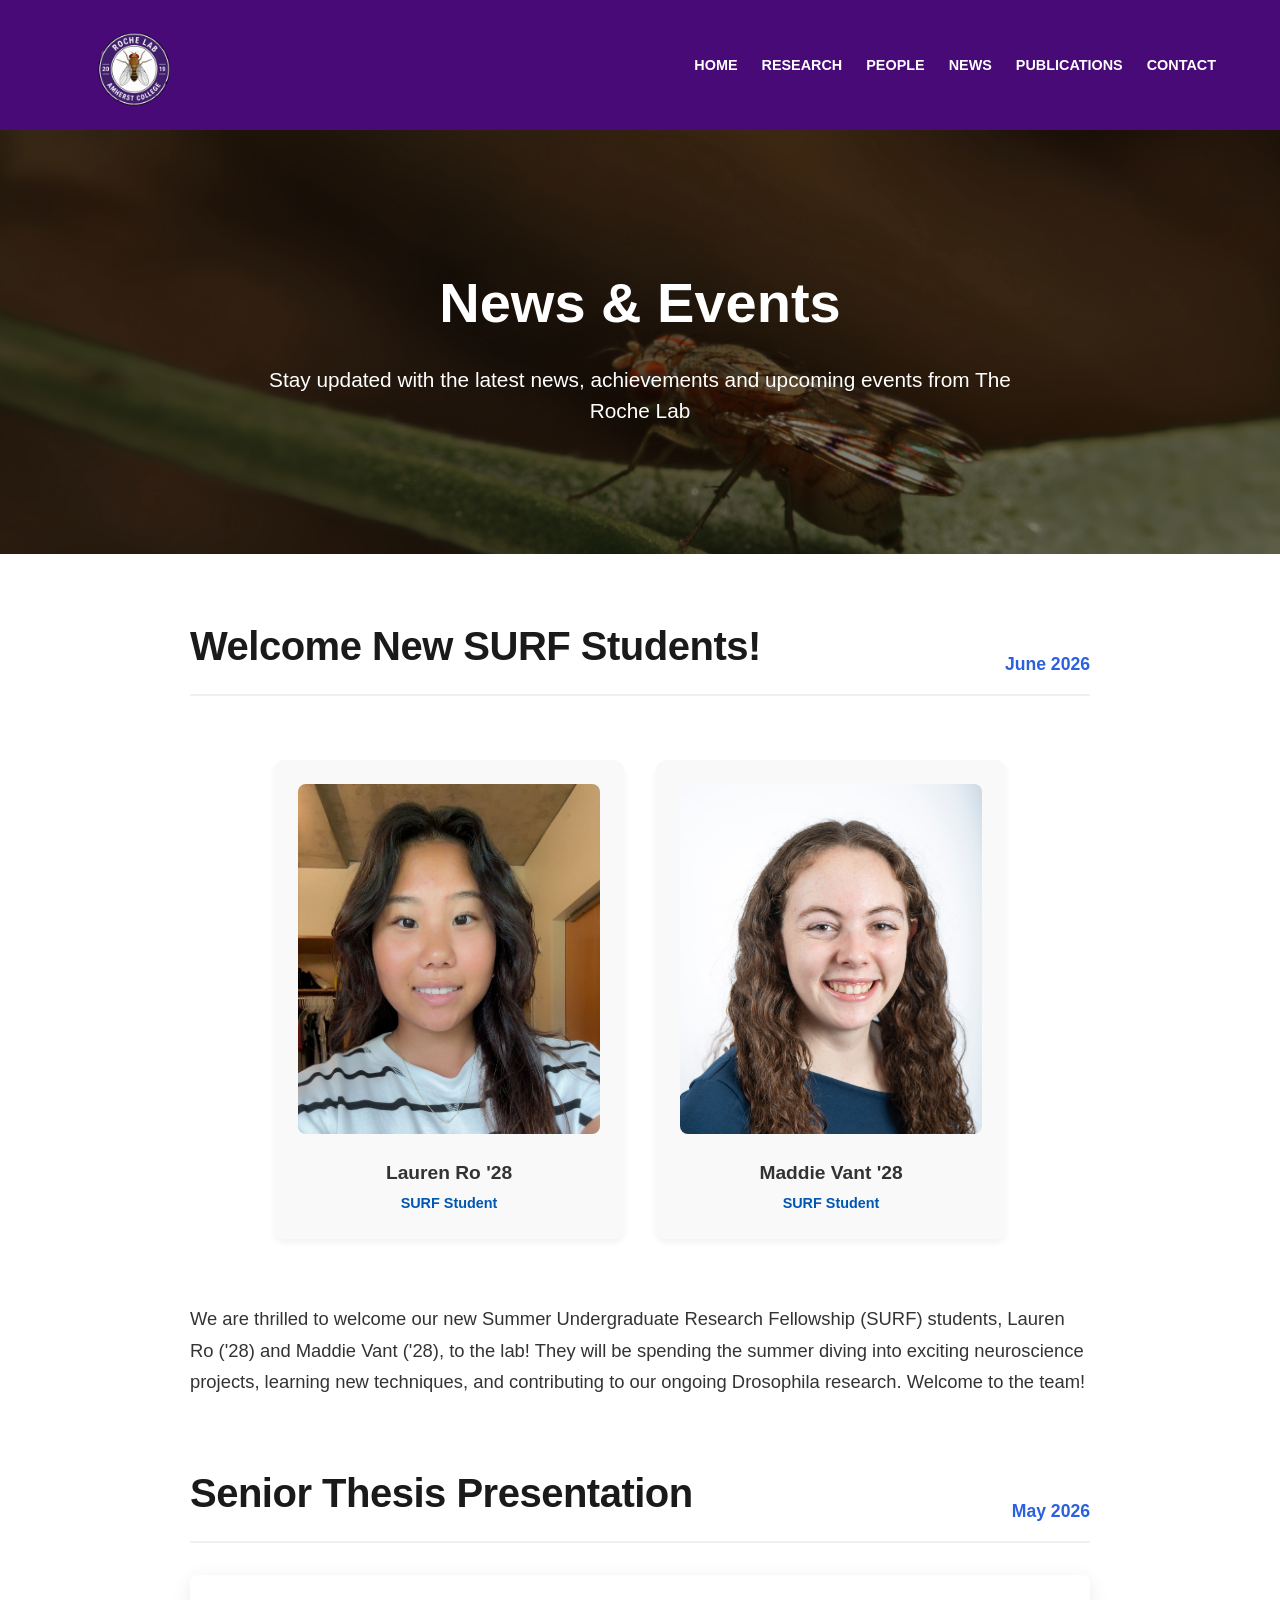
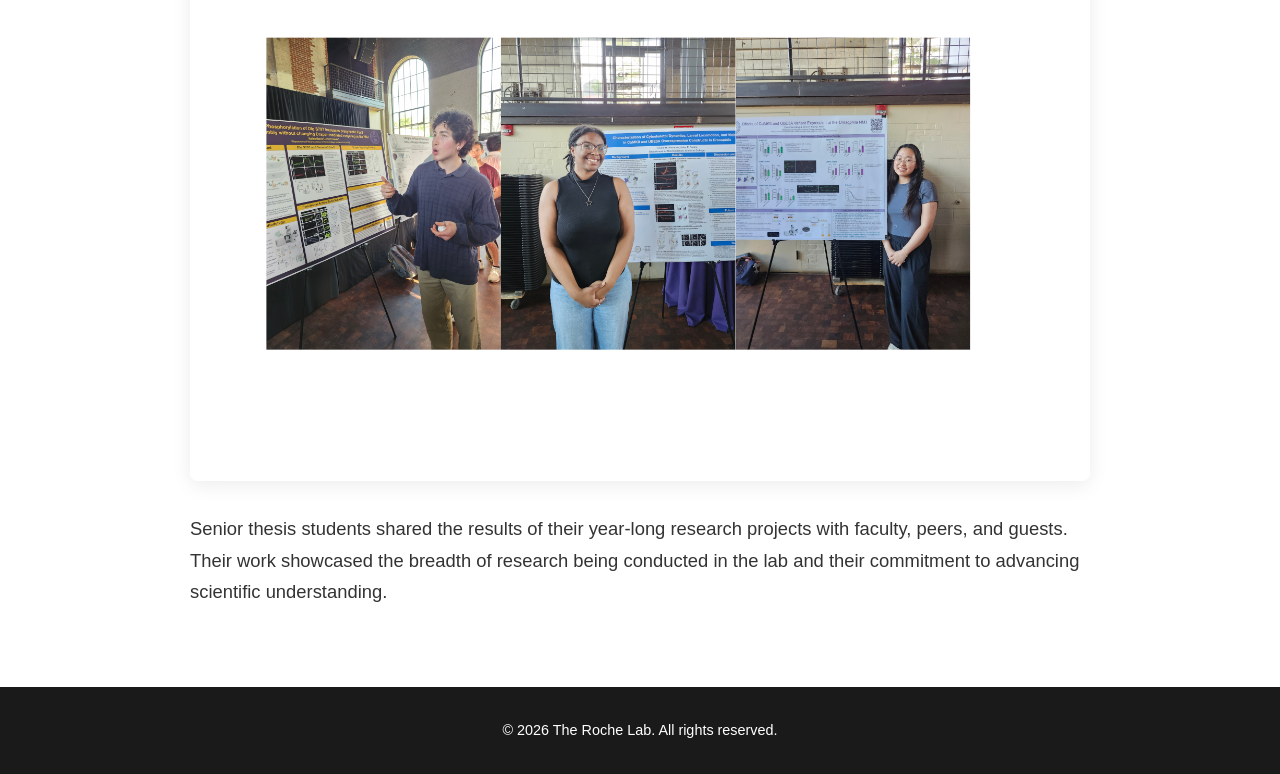
<file: news.html>
<!DOCTYPE html>
<html lang="en">
<head>
    <meta charset="UTF-8">
    <meta name="viewport" content="width=device-width, initial-scale=1.0">
    
    <title>News & Updates | The Roche Lab at Amherst College</title>
    
    <meta name="description" content="Stay up to date with the latest news, research milestones, student achievements, and announcements from The Roche Lab at Amherst College.">
    
    <meta name="keywords" content="Roche Lab news, neuroscience updates, Amherst College biology, lab announcements, student research milestones, Drosophila lab blog">
</head>
    <style>
        /* CSS Reset & Base Styles */
        * {
            margin: 0;
            padding: 0;
            box-sizing: border-box;
            font-family: -apple-system, BlinkMacSystemFont, "Segoe UI", Roboto, Helvetica, Arial, sans-serif;
        }

        body {
            background-color: #ffffff;
            color: #333333;
            line-height: 1.6;
            display: flex;
            flex-direction: column;
            min-height: 100vh;
        }

        /* Navigation Bar */
        .navbar {
            display: flex;
            justify-content: space-between;
            align-items: center;
            background-color: #470a77; 
            padding: 10px 5%;
            color: #1a1a1a;
            position: sticky;
            top: 0;
            z-index: 100;
        }

        .logo {
            display: flex;
            flex-direction: column;
            text-decoration: none;
            color: #1a1a1a;
        }

        .nav-links {
            list-style: none;
            display: flex;
            gap: 1.5rem;
        }

        .nav-links li a {
            color: #ffffff;
            text-decoration: none;
            font-size: 0.9rem;
            text-transform: uppercase;
            font-weight: 600;
            transition: color 0.3s ease;
        }

        .nav-links li a:hover {
            color: #2b60de;
        }

   /* Hero Section */
.hero {
    position: relative;
    z-index: 1;
    padding: 8rem 5%;
    text-align: center;
    color: white;
    overflow: hidden; /* Important: keeps the zooming image from spilling out */
}

/* Put the background on a pseudo-element for smooth hardware-accelerated scaling */
.hero::before {
    content: "";
    position: absolute;
    top: 0;
    left: 0;
    width: 100%;
    height: 100%;
    background: url('news.png');
    background-size: cover;
    background-repeat: no-repeat;
    background-position: center;
    z-index: -2;
    animation: zoomBackground 8s ease-in-out infinite alternate;
}

/* Translucent Black Overlay */
.hero::after {
    content: "";
    position: absolute;
    top: 0;
    left: 0;
    width: 100%;
    height: 100%;
    background-color: rgba(0, 0, 0, 0.5);
    z-index: -1;
}

/* Keyframes for Smooth Zoom */
@keyframes zoomBackground {
    0% {
        transform: scale(1);
    }
    100% {
        transform: scale(1.20); /* Zooms in 15% */
    }
}
        .hero h1 {
            font-size: 3.5rem;
            font-weight: 800;
            margin-bottom: 1rem;
        }

        .hero p {
            font-size: 1.3rem;
            max-width: 800px;
            margin: 0 auto;
            font-weight: 400;
            line-height: 1.5;
        }
        
        /* Main Content Area */
        main {
            flex: 1; 
            display: flex;
            flex-direction: column;
            background-color: #ffffff;
        }

        /* White Spacer Block */
        .white-spacer {
            background-color: #ffffff;
            height: 60px; 
            width: 100%;
        }

        /* News Display Section */
        .news-container {
            max-width: 900px;
            width: 90%;
            margin: 0 auto 5rem auto;
        }

        .news-article {
            display: flex;
            flex-direction: column;
            gap: 1.5rem;
        }

        /* Header Layout: Title Left, Date Right */
        .news-header {
            display: flex;
            justify-content: space-between;
            align-items: flex-end;
            border-bottom: 2px solid #f0f0f0;
            padding-bottom: 1rem;
            margin-bottom: 0.5rem;
        }

        .news-header h2 {
            font-size: 2.5rem;
            color: #1a1a1a;
            font-weight: 800;
            letter-spacing: -0.5px;
        }

        .news-date {
            font-size: 1.1rem;
            font-weight: 700;
            color: #2b60de;
            white-space: nowrap;
        }

        /* Large Featured Image Frame */
        .news-image-wrap {
            width: 100%;
            border-radius: 8px;
            overflow: hidden;
            box-shadow: 0 4px 20px rgba(0,0,0,0.08);
            background-color: #f9f9f9;
        }

        .news-image-wrap img {
            width: 100%;
            height: auto;
            display: block;
            object-fit: contain;
        }

        /* Full Width Description Text नीचे */
        .news-description {
            font-size: 1.15rem;
            color: #333333;
            line-height: 1.7;
            text-align: left;
            margin-top: 0.5rem;
        }

        /* Footer */
        footer {
            background-color: #1a1a1a;
            color: #fff;
            text-align: center;
            padding: 2rem 5%;
            font-size: 0.9rem;
        }

        /* Mobile Responsiveness Rules */
        @media (max-width: 768px) {
            .navbar {
                flex-direction: column;
                align-items: flex-start;
                padding: 1rem 1.5rem;
            }

            .nav-links {
                display: none; 
            }

            .hero h1 {
                font-size: 2.8rem;
                margin-bottom: 1.5rem;
            }
            
            .hero p {
                font-size: 1.1rem;
            }

            .news-header {
                flex-direction: column;
                align-items: flex-start;
                gap: 0.5rem;
            }

            .news-header h2 {
                font-size: 2rem;
            }
            
            .news-description {
                font-size: 1.05rem;
            }
        }
    </style>
</head>
<body>

    <nav class="navbar">
        <a href="index.html" class="logo">
<img src="fr.png" alt="The Roche Lab Logo" style="max-height: 110px; max-width: 100%; width: auto; height: auto;">
        </a>
        
        <ul class="nav-links">
            <li><a href="index.html">Home</a></li>
            <li><a href="research.html">Research</a></li>
            <li><a href="people.html">People</a></li>
            <li><a href="news.html">News</a></li>
            <li><a href="publication.html">Publications</a></li>
            <li><a href="contact.html">Contact</a></li>
        </ul>
    </nav>

    <header class="hero">
        <h1>News & Events</h1>
        <p>Stay updated with the latest news, achievements and upcoming events from The Roche Lab</p>
    </header>

    <main>
        <div class="white-spacer"></div>

        <section class="news-container">

<article class="news-article">
        <div class="news-header">
            <h2>Welcome New SURF Students!</h2>
            <span class="news-date">June 2026</span>
        </div>
        
        <div style="display: flex; flex-wrap: wrap; justify-content: center; gap: 2rem; margin: 2rem 0;">
            
            <div style="width: 350px; text-align: center; background: #f9f9f9; padding: 1.5rem; border-radius: 10px; box-shadow: 0 4px 6px rgba(0,0,0,0.05);">
                <img src="RO.jpg" alt="SURF Student Lauren Ro" style="width: 100%; height: 350px; object-fit: cover; object-position: center top; border-radius: 8px; margin-bottom: 1rem;">
                <h3 style="font-size: 1.2rem; color: #333; margin-bottom: 0.25rem;">Lauren Ro '28</h3>
                <p style="font-size: 0.9rem; color: #0056b3; font-weight: bold;">SURF Student</p>
            </div>
            
            <div style="width: 350px; text-align: center; background: #f9f9f9; padding: 1.5rem; border-radius: 10px; box-shadow: 0 4px 6px rgba(0,0,0,0.05);">
                <img src="vant.jpg" alt="SURF Student Maddie Vant" style="width: 100%; height: 350px; object-fit: cover; object-position: center top; border-radius: 8px; margin-bottom: 1rem;">
                <h3 style="font-size: 1.2rem; color: #333; margin-bottom: 0.25rem;">Maddie Vant '28</h3>
                <p style="font-size: 0.9rem; color: #0056b3; font-weight: bold;">SURF Student</p>
            </div>

        </div>

        <p class="news-description">
            We are thrilled to welcome our new Summer Undergraduate Research Fellowship (SURF) students, Lauren Ro ('28) and Maddie Vant ('28), to the lab! They will be spending the summer diving into exciting neuroscience projects, learning new techniques, and contributing to our ongoing Drosophila research. Welcome to the team!
        </p>
    </article>
            
    <article class="news-article" style="margin-top: 4rem;">
        <div class="news-header">
            <h2>Senior Thesis Presentation</h2>
            <span class="news-date">May 2026</span>
        </div>
        <div class="news-image-wrap">
            <img src="thesis.svg" alt="Senior thesis students doing their presentation">
        </div>
        <p class="news-description">
            Senior thesis students shared the results of their year-long research projects with faculty, peers, and guests. Their work showcased the breadth of research being conducted in the lab and their commitment to advancing scientific understanding.
        </p>
    </article>

</section>
       
    </main>

    <footer>
        <p>&copy; 2026 The Roche Lab. All rights reserved.</p>
    </footer>

</body>
</html>
</file>
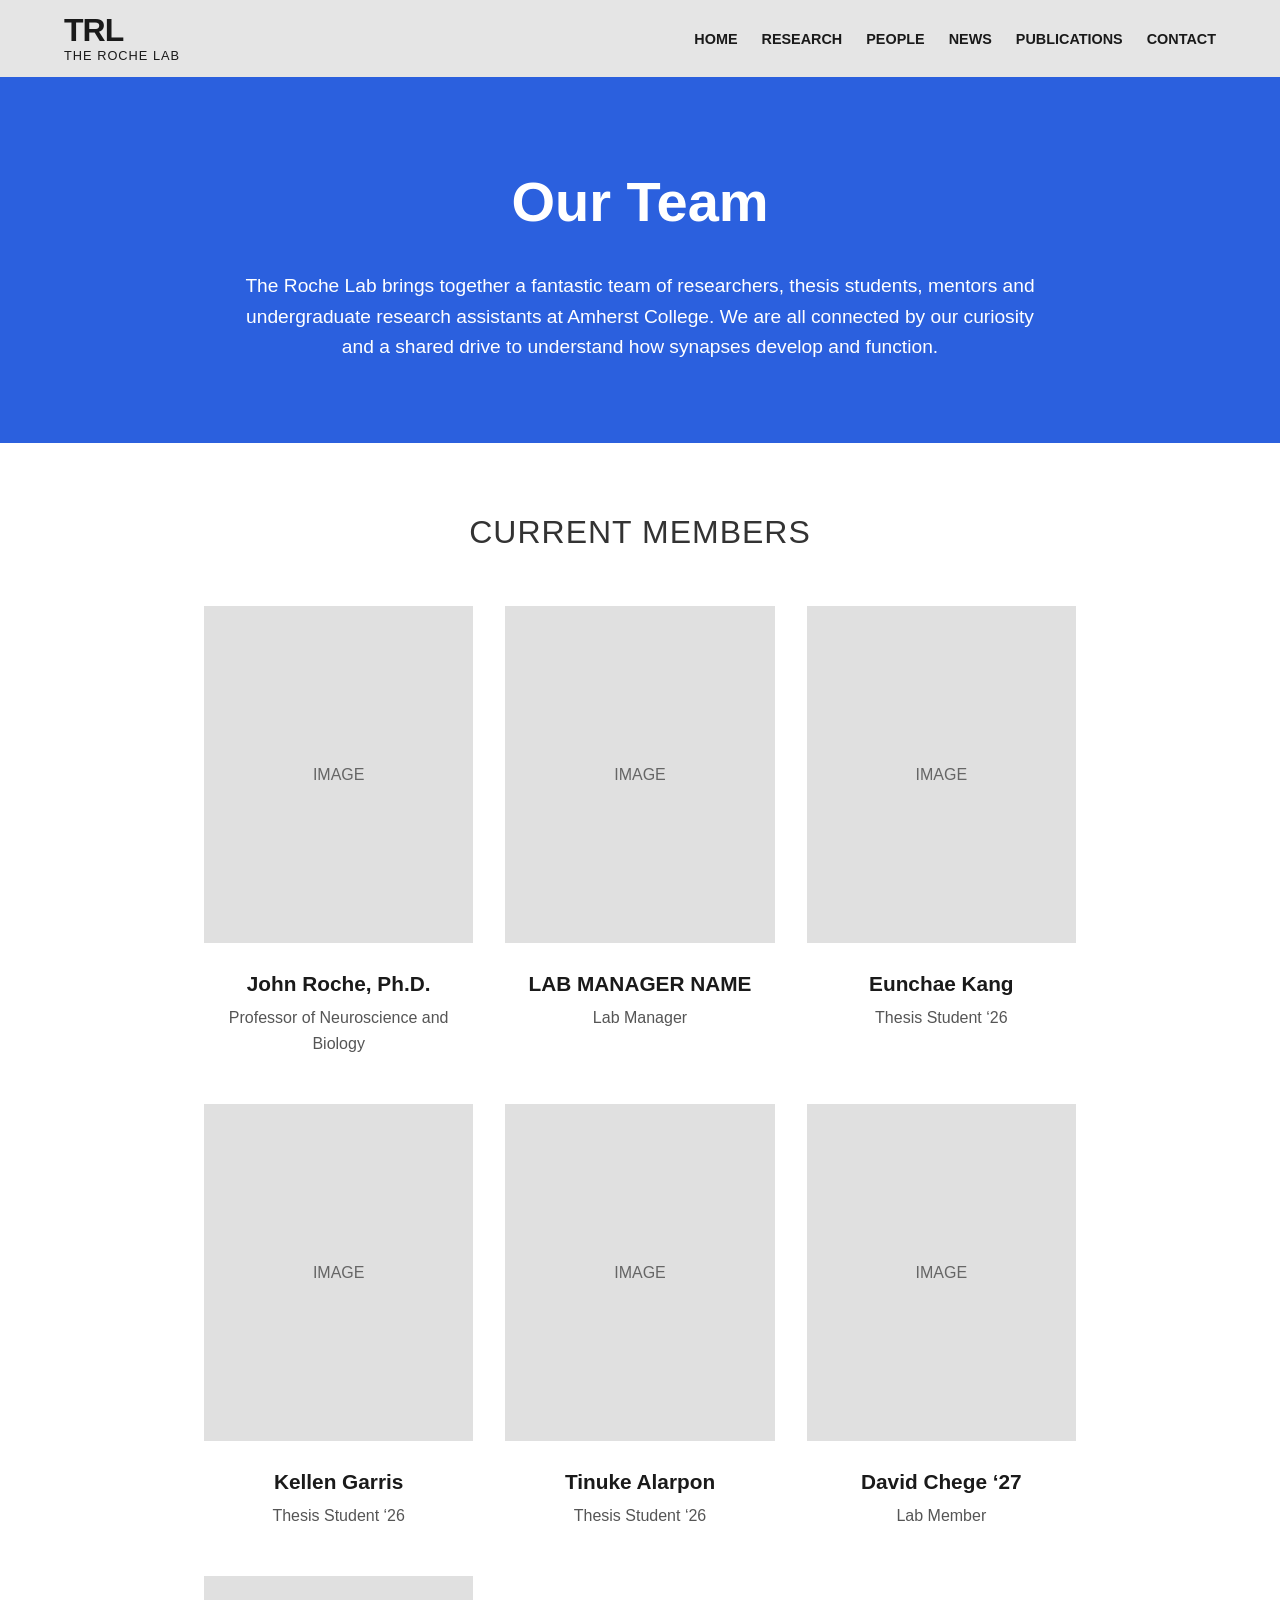
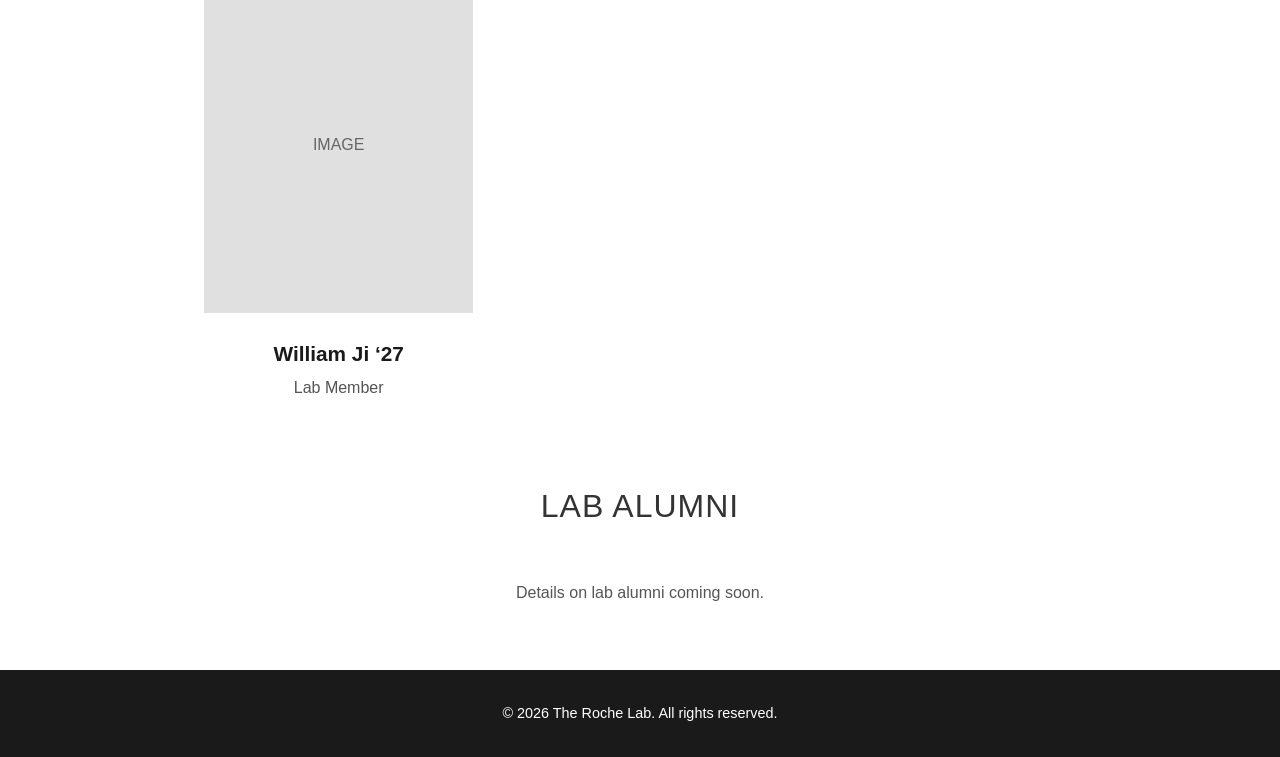
<file: PEOLE.HTML>
<!DOCTYPE html>
<html lang="en">
<head>
    <meta charset="UTF-8">
    <meta name="viewport" content="width=device-width, initial-scale=1.0">
    <title>Our Team | The Roche Lab</title>
    <style>
        /* CSS Reset & Base Styles */
        * {
            margin: 0;
            padding: 0;
            box-sizing: border-box;
            font-family: -apple-system, BlinkMacSystemFont, "Segoe UI", Roboto, Helvetica, Arial, sans-serif;
        }

        body {
            background-color: #ffffff;
            color: #333333;
            line-height: 1.6;
        }

        /* Navigation Bar */
        .navbar {
            display: flex;
            justify-content: space-between;
            align-items: center;
            background-color: #e5e5e5; /* Matching the light grey in the Figma screenshot */
            padding: 1rem 5%;
            color: #1a1a1a;
            position: sticky;
            top: 0;
            z-index: 100;
        }

        .navbar .logo {
            font-size: 2rem;
            font-weight: 800;
            letter-spacing: -1px;
            display: flex;
            flex-direction: column;
            line-height: 0.9;
        }

        .navbar .logo span {
            font-size: 0.8rem;
            font-weight: normal;
            letter-spacing: 1px;
            text-transform: uppercase;
            margin-top: 5px;
        }

        .nav-links {
            list-style: none;
            display: flex;
            gap: 1.5rem;
        }

        .nav-links li a {
            color: #1a1a1a;
            text-decoration: none;
            font-size: 0.9rem;
            text-transform: uppercase;
            font-weight: 600;
            transition: color 0.3s ease;
        }

        .nav-links li a:hover {
            color: #2b60de;
        }

        /* Hero Section (Blue Banner) */
        .hero {
            background-color: #2b60de; /* Royal blue */
            color: white;
            padding: 5rem 5%;
            text-align: center;
        }

        .hero h1 {
            font-size: 3.5rem;
            font-weight: 800;
            margin-bottom: 1.5rem;
        }

        .hero p {
            font-size: 1.2rem;
            max-width: 800px;
            margin: 0 auto;
            font-weight: 400;
            line-height: 1.6;
        }

        /* Main Content */
        .container {
            max-width: 1000px;
            margin: 0 auto;
            padding: 4rem 5%;
        }

        .section-title {
            font-size: 2rem;
            font-weight: 500;
            text-align: center;
            margin-bottom: 3rem;
            letter-spacing: 1px;
        }

        /* Team Grid */
        .team-grid {
            display: grid;
            grid-template-columns: repeat(auto-fit, minmax(250px, 1fr));
            gap: 3rem 2rem;
            margin-bottom: 4rem;
        }

        .team-member {
            text-align: center;
        }

        .image-placeholder {
            background-color: #e0e0e0;
            width: 100%;
            aspect-ratio: 4/5;
            display: flex;
            justify-content: center;
            align-items: center;
            color: #666;
            font-size: 1rem;
            margin-bottom: 1.5rem;
        }

        .team-member h3 {
            font-size: 1.3rem;
            color: #1a1a1a;
            margin-bottom: 0.3rem;
        }

        .team-member p {
            font-size: 1rem;
            color: #555;
        }

        /* Footer */
        footer {
            background-color: #1a1a1a;
            color: #fff;
            text-align: center;
            padding: 2rem 5%;
            font-size: 0.9rem;
        }

        /* Mobile Responsiveness */
        @media (max-width: 768px) {
            .navbar {
                flex-direction: column;
                gap: 1rem;
                padding: 1.5rem;
            }
            .nav-links {
                flex-wrap: wrap;
                justify-content: center;
            }
            .hero {
                padding: 3rem 1.5rem;
                text-align: left;
            }
            .hero h1 {
                font-size: 2.5rem;
            }
            .hero p {
                font-size: 1.1rem;
            }
        }
    </style>
</head>
<body>

    <nav class="navbar">
        <div class="logo">
            TRL
            <span>The Roche Lab</span>
        </div>
        <ul class="nav-links">
            <li><a href="index.html">Home</a></li>
            <li><a href="research.html">Research</a></li>
            <li><a href="people.html">People</a></li>
            <li><a href="news.html">News</a></li>
            <li><a href="publications.html">Publications</a></li>
            <li><a href="contact-us.html">Contact</a></li>
        </ul>
    </nav>

    <header class="hero">
        <h1>Our Team</h1>
        <p>The Roche Lab brings together a fantastic team of researchers, thesis students, mentors and undergraduate research assistants at Amherst College. We are all connected by our curiosity and a shared drive to understand how synapses develop and function.</p>
    </header>

    <main class="container">
        
        <h2 class="section-title">CURRENT MEMBERS</h2>

        <div class="team-grid">
            <div class="team-member">
                <div class="image-placeholder">IMAGE</div>
                <h3>John Roche, Ph.D.</h3>
                <p>Professor of Neuroscience and Biology</p>
            </div>

            <div class="team-member">
                <div class="image-placeholder">IMAGE</div>
                <h3>LAB MANAGER NAME</h3>
                <p>Lab Manager</p>
            </div>

            <div class="team-member">
                <div class="image-placeholder">IMAGE</div>
                <h3>Eunchae Kang</h3>
                <p>Thesis Student ‘26</p>
            </div>

            <div class="team-member">
                <div class="image-placeholder">IMAGE</div>
                <h3>Kellen Garris</h3>
                <p>Thesis Student ‘26</p>
            </div>

            <div class="team-member">
                <div class="image-placeholder">IMAGE</div>
                <h3>Tinuke Alarpon</h3>
                <p>Thesis Student ‘26</p>
            </div>

            <div class="team-member">
                <div class="image-placeholder">IMAGE</div>
                <h3>David Chege ‘27</h3>
                <p>Lab Member</p>
            </div>

            <div class="team-member">
                <div class="image-placeholder">IMAGE</div>
                <h3>William Ji ‘27</h3>
                <p>Lab Member</p>
            </div>
        </div>

        <h2 class="section-title" style="margin-top: 5rem;">LAB ALUMNI</h2>
        <p style="text-align: center; color: #555;">Details on lab alumni coming soon.</p>

    </main>

    <footer>
        <p>&copy; 2026 The Roche Lab. All rights reserved.</p>
    </footer>

</body>
</html>
</file>
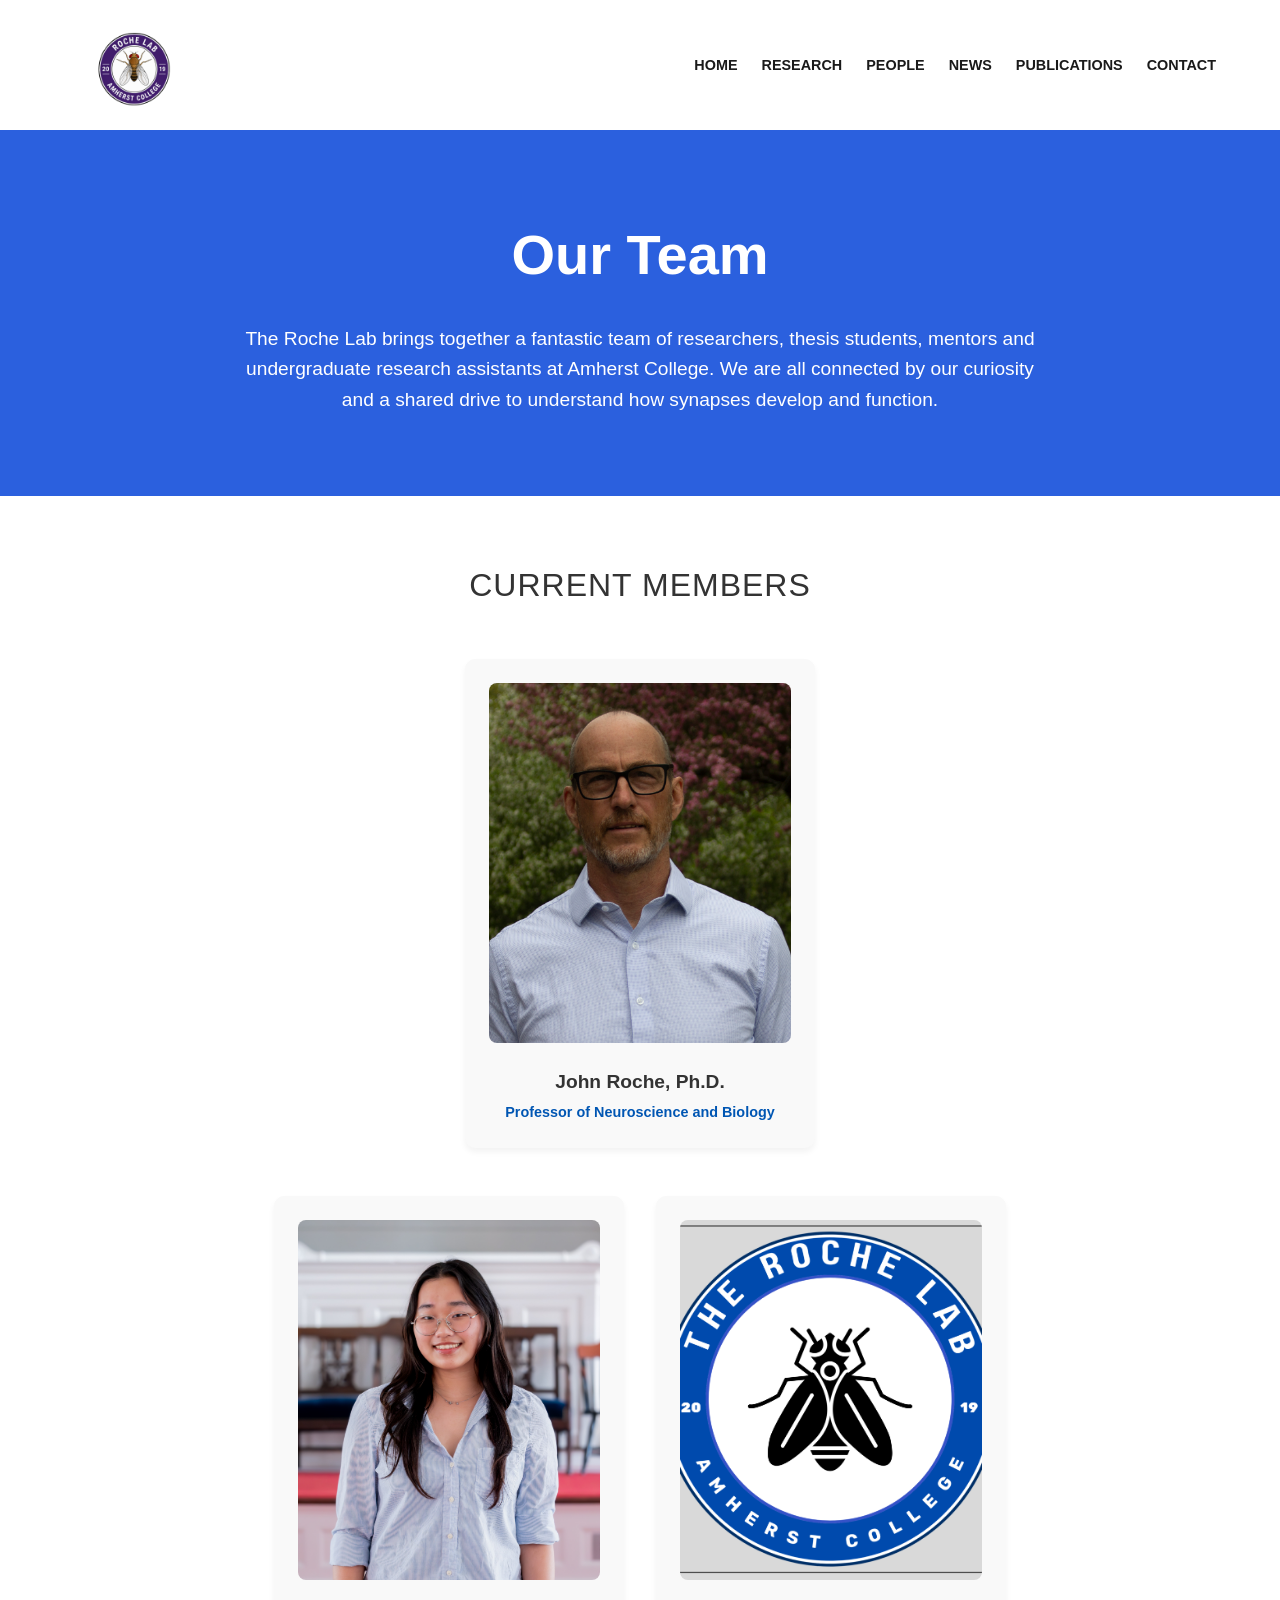
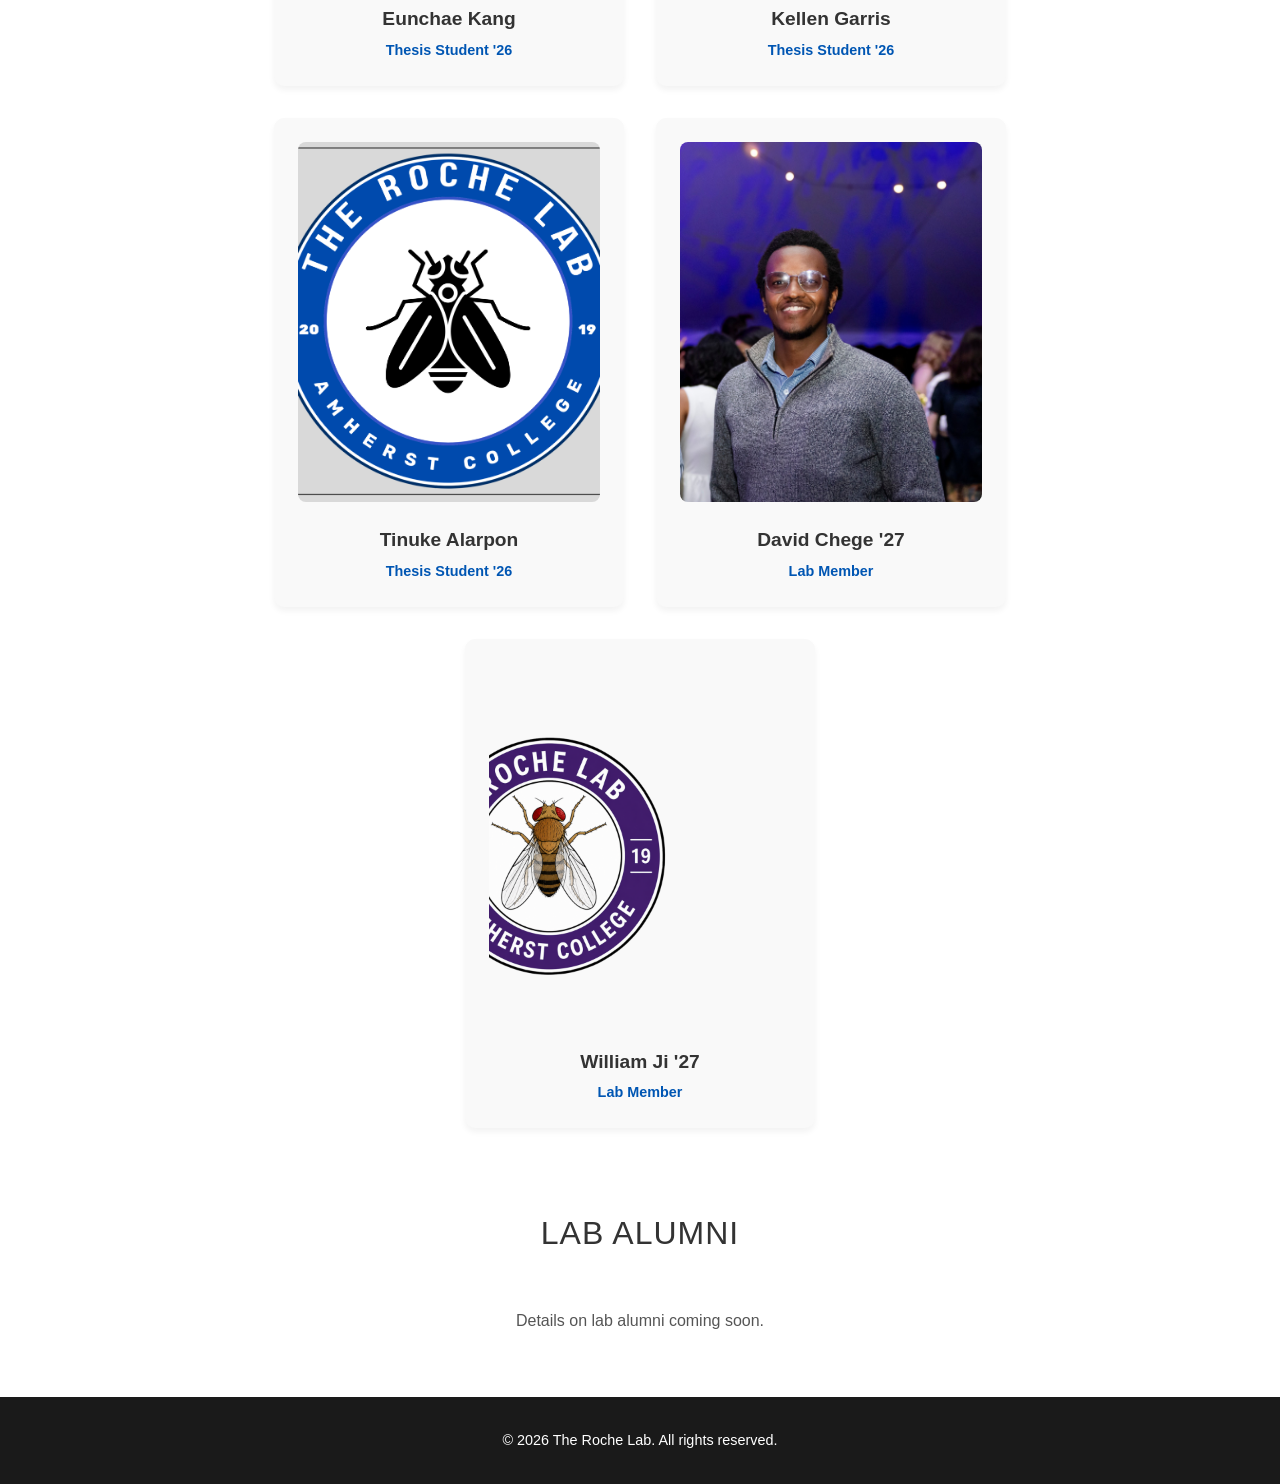
<file: people.html>
<!DOCTYPE html>
<html lang="en">
<head>
    <meta charset="UTF-8">
    <meta name="viewport" content="width=device-width, initial-scale=1.0">
    
    <title>People | Neuroscience Research at Amherst College</title>
    
    <meta name="description" content=" Meet the team members, thesis students and researchers at The Roche Lab at Amherst College.">
    
    <meta name="keywords" content="Roche Lab, Amherst College, neuroscience, biology, Drosophila, synapse, synaptic proteins, John Roche">
</head>
    <style>
        /* CSS Reset & Base Styles */
        * {
            margin: 0;
            padding: 0;
            box-sizing: border-box;
            font-family: -apple-system, BlinkMacSystemFont, "Segoe UI", Roboto, Helvetica, Arial, sans-serif;
        }

        body {
            background-color: #ffffff;
            color: #333333;
            line-height: 1.6;
        }

        /* Navigation Bar */
        .navbar {
            display: flex;
            justify-content: space-between;
            align-items: center;
            background-color: #ffffff; /* Matching the light grey in the Figma screenshot */
            padding: 10px 5%;
            color: #1a1a1a;
            position: sticky;
            top: 0;
            z-index: 100;
        }

        .navbar .logo {
            font-size: 2rem;
            font-weight: 800;
            letter-spacing: -1px;
            display: flex;
            flex-direction: column;
            line-height: 0.9;
        }

        .navbar .logo span {
            font-size: 0.8rem;
            font-weight: normal;
            letter-spacing: 1px;
            text-transform: uppercase;
            margin-top: 5px;
        }

        .nav-links {
            list-style: none;
            display: flex;
            gap: 1.5rem;
        }

        .nav-links li a {
            color: #1a1a1a;
            text-decoration: none;
            font-size: 0.9rem;
            text-transform: uppercase;
            font-weight: 600;
            transition: color 0.3s ease;
        }

        .nav-links li a:hover {
            color: #2b60de;
        }

        /* Hero Section (Blue Banner) */
        .hero {
            background-color: #2b60de; /* Royal blue */
            color: white;
            padding: 5rem 5%;
            text-align: center;
        }

        .hero h1 {
            font-size: 3.5rem;
            font-weight: 800;
            margin-bottom: 1.5rem;
        }

        .hero p {
            font-size: 1.2rem;
            max-width: 800px;
            margin: 0 auto;
            font-weight: 400;
            line-height: 1.6;
        }

        /* Main Content */
        .container {
            max-width: 1000px;
            margin: 0 auto;
            padding: 4rem 5%;
        }

        .section-title {
            font-size: 2rem;
            font-weight: 500;
            text-align: center;
            margin-bottom: 3rem;
            letter-spacing: 1px;
        }

       /* Team Layout Containers */
.team-section {
    max-width: 1000px;
    margin: 0 auto 3rem auto; /* Centers the section and adds bottom spacing */
    padding: 0 20px;
}

.team-grid {
    display: flex;
    flex-wrap: wrap; /* Allows members to wrap to the next line if the screen is small */
    justify-content: center; /* THIS is the magic line that creates the pyramid shape! */
    gap: 2rem; /* The space between each person */
}

/* Individual Member Card Styling */
.member-card {
    width: 350px; /* Adjust this to make the pictures wider or narrower */
    text-align: center;
    background: #f9f9f9;
    padding: 1.5rem;
    border-radius: 10px;
    box-shadow: 0 4px 6px rgba(0,0,0,0.05);
}

.member-card img {
    width: 100%;
    height: 360px;
    object-fit: cover; /* Keeps images perfectly square/round without squishing */
    object-position: center top;
    border-radius: 8px; /* Makes the images circular! Change to 8px for rounded squares */
    margin-bottom: 1rem;
}

.member-name {
    font-size: 1.2rem;
    color: #333;
    margin-bottom: 0.25rem;
}

.member-title {
    font-size: 0.9rem;
    color: #0056b3; /* A nice lab blue */
    font-weight: bold;
}
        /* Footer */
        footer {
            background-color: #1a1a1a;
            color: #fff;
            text-align: center;
            padding: 2rem 5%;
            font-size: 0.9rem;
        }

        /* Mobile Responsiveness */
        @media (max-width: 768px) {
            .navbar {
                flex-direction: column;
                gap: 1rem;
                padding: 1.5rem;
            }
            .nav-links {
                flex-wrap: wrap;
                justify-content: center;
            }
            .hero {
                padding: 3rem 1.5rem;
                text-align: left;
            }
            .hero h1 {
                font-size: 2.5rem;
            }
            .hero p {
                font-size: 1.1rem;
            }
        }
    </style>
</head>
<body>

    <nav class="navbar">
        <div class="logo">
          <img src="fr.png" alt="The Roche Lab Logo" style="max-height: 110px; max-width: 100%; width: auto; height: auto;">
        </div>
        <ul class="nav-links">
           <li><a href="index.html">Home</a></li>
    <li><a href="research.html">Research</a></li>
    <li><a href="people.html">People</a></li>
    <li><a href="news.html">News</a></li>
    <li><a href="publication.html">Publications</a></li>
    <li><a href="contact.html">Contact</a></li>
        </ul>
    </nav>

    <header class="hero">
        <h1>Our Team</h1>
        <p>The Roche Lab brings together a fantastic team of researchers, thesis students, mentors and undergraduate research assistants at Amherst College. We are all connected by our curiosity and a shared drive to understand how synapses develop and function.</p>
    </header>

    <main class="container">
        
        <h2 class="section-title">CURRENT MEMBERS</h2>

      <section class="team-section">
        <div class="team-grid">
            <div class="member-card">
                <img src="JPR.jpg" alt="John Roche, Ph.D.">
                <h3 class="member-name">John Roche, Ph.D.</h3>
                <p class="member-title">Professor of Neuroscience and Biology</p>
            </div>
        </div>
    </section>

    <section class="team-section">
        <div class="team-grid">
            
            <div class="member-card">
                <img src="eunchae.jpg" alt="Eunchae Kang">
                <h3 class="member-name">Eunchae Kang</h3>
                <p class="member-title">Thesis Student '26</p>
            </div>

            <div class="member-card">
                <img src="logo.png" alt="Kellen Garris">
                <h3 class="member-name">Kellen Garris</h3>
                <p class="member-title">Thesis Student '26</p>
            </div>

            <div class="member-card">
                <img src="logo.png" alt="Tinuke Alarpon">
                <h3 class="member-name">Tinuke Alarpon</h3>
                <p class="member-title">Thesis Student '26</p>
            </div>

            <div class="member-card">
                <img src="chege.jpg" alt="David Chege">
                <h3 class="member-name">David Chege '27</h3>
                <p class="member-title">Lab Member</p>
            </div>
            
            <div class="member-card">
                <img src="fr.png" alt="William Ji">
                <h3 class="member-name">William Ji '27</h3>
                <p class="member-title">Lab Member</p>
            </div>

        </div>
    </section>
        <h2 class="section-title" style="margin-top: 5rem;">LAB ALUMNI</h2>
        <p style="text-align: center; color: #555;">Details on lab alumni coming soon.</p>

    </main>

    <footer>
        <p>&copy; 2026 The Roche Lab. All rights reserved.</p>
    </footer>

</body>
</html>
</file>
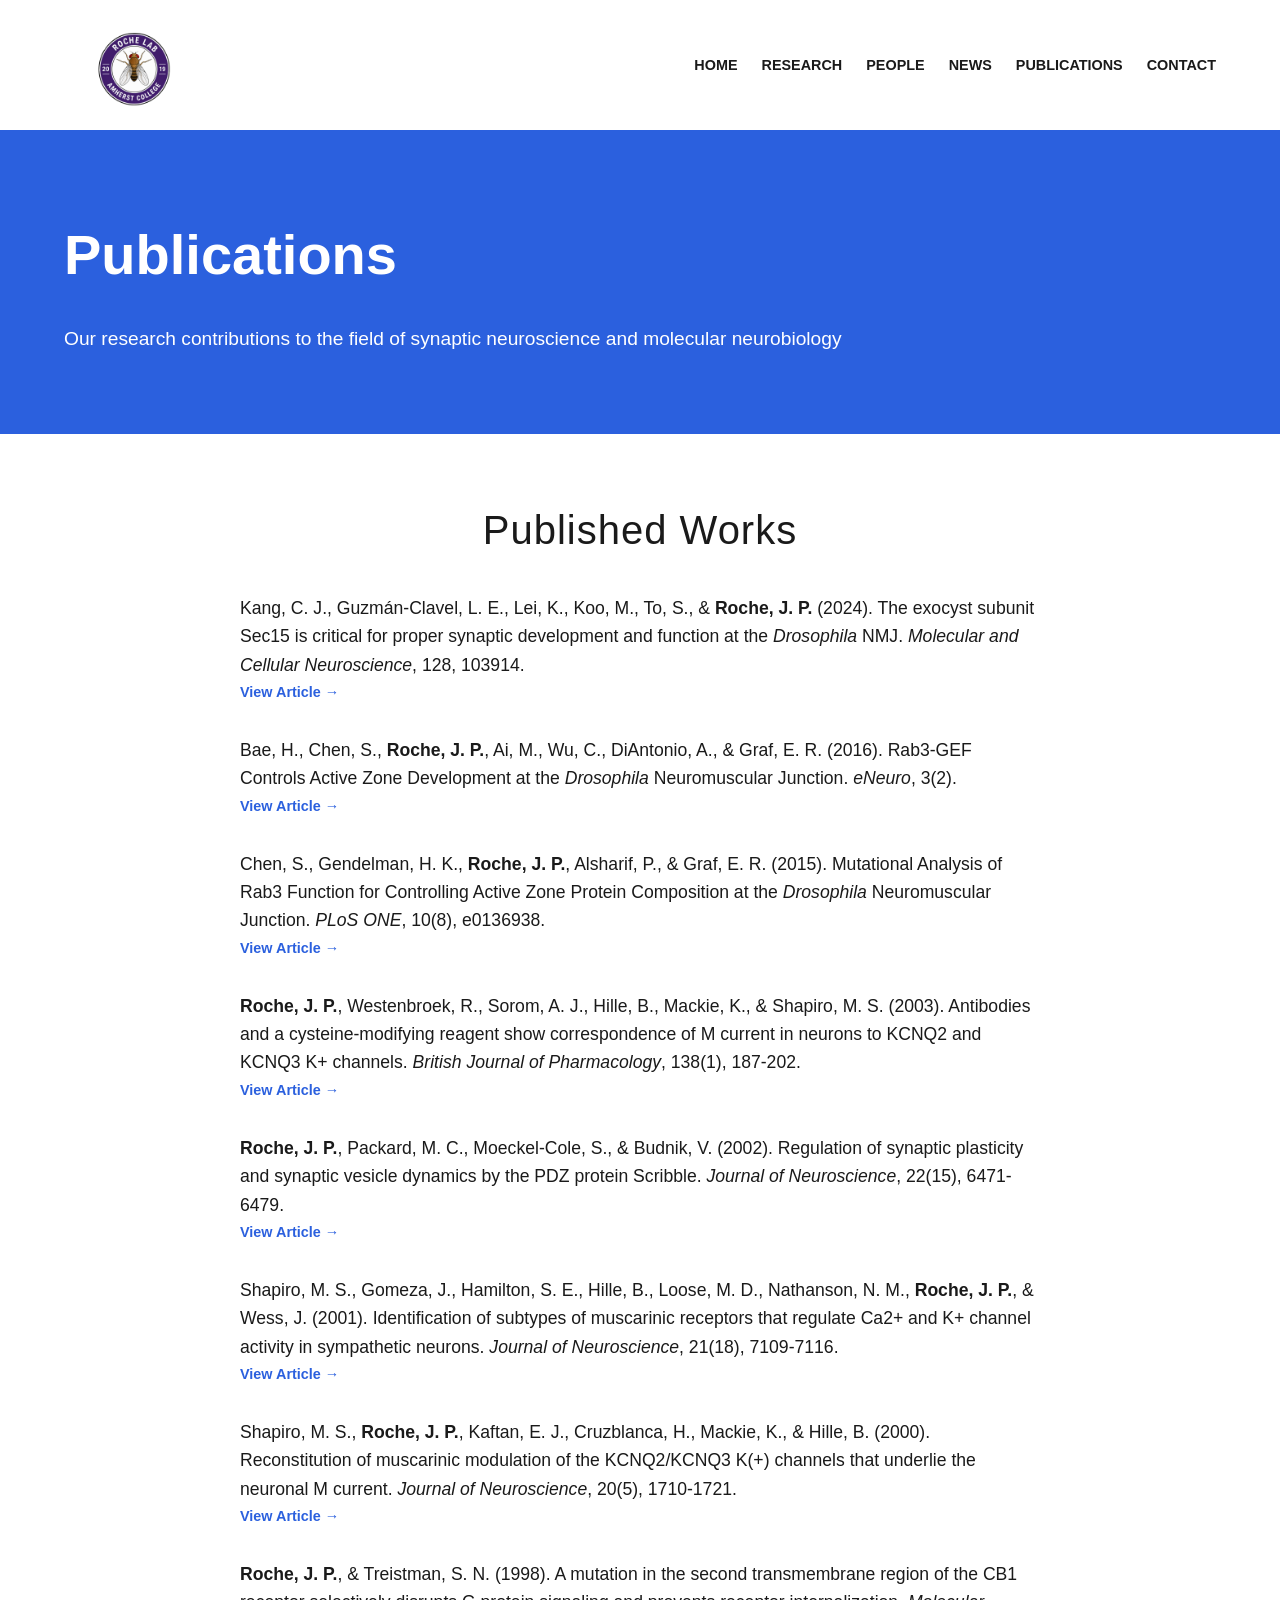
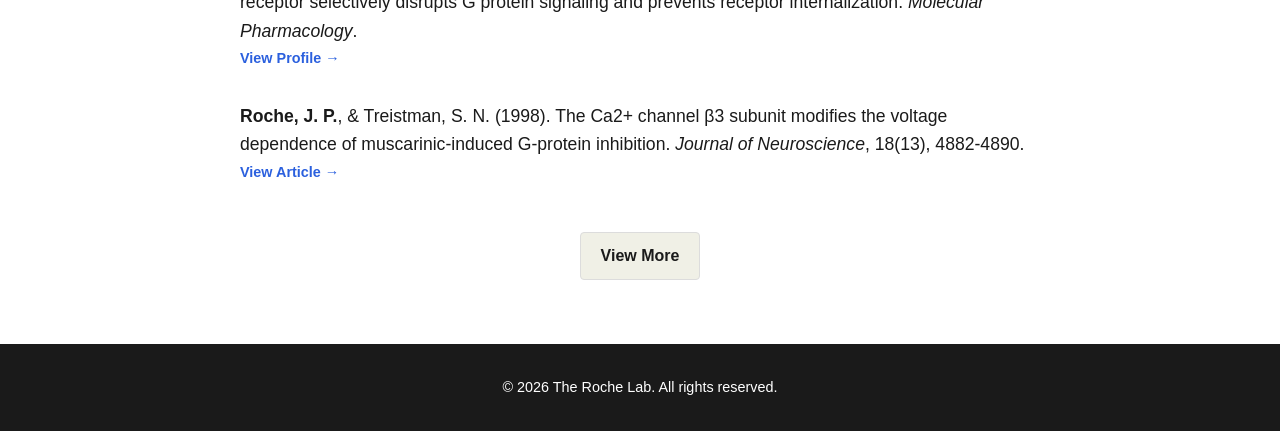
<file: publication.html>
<!DOCTYPE html>
<html lang="en">
<head>
    <meta charset="UTF-8">
    <meta name="viewport" content="width=device-width, initial-scale=1.0">
    
    <title>Publications | The Roche Lab at Amherst College</title>
    
    <meta name="description" content="Explore published research, scientific papers, and academic contributions in synaptic neuroscience and molecular neurobiology from The Roche Lab at Amherst College.">
    
    <meta name="keywords" content="Roche Lab publications, neuroscience journal articles, Amherst College research papers, synaptic biology abstracts, molecular neurobiology literature">
</head>
    <style>
        /* CSS Reset & Base Styles */
        * {
            margin: 0;
            padding: 0;
            box-sizing: border-box;
            font-family: -apple-system, BlinkMacSystemFont, "Segoe UI", Roboto, Helvetica, Arial, sans-serif;
        }

        body {
            background-color: #ffffff;
            color: #333333;
            line-height: 1.6;
            display: flex;
            flex-direction: column;
            min-height: 100vh;
        }

        /* Navigation Bar */
        .navbar {
            display: flex;
            justify-content: space-between;
            align-items: center;
            background-color: #ffffff; /* Light grey matching Figma */
            padding: 10px 5%;
            color: #1a1a1a;
            position: sticky;
            top: 0;
            z-index: 100;
        }

        .navbar .logo {
            font-size: 2.2rem;
            font-weight: 800;
            letter-spacing: -1px;
            display: flex;
            flex-direction: column;
            line-height: 0.9;
        }

        .navbar .logo span {
            font-size: 0.9rem;
            font-weight: normal;
            letter-spacing: 1px;
            text-transform: uppercase;
            margin-top: 5px;
        }

        .nav-links {
            list-style: none;
            display: flex;
            gap: 1.5rem;
        }

        .nav-links li a {
            color: #1a1a1a;
            text-decoration: none;
            font-size: 0.9rem;
            text-transform: uppercase;
            font-weight: 600;
            transition: color 0.3s ease;
        }

        .nav-links li a:hover {
            color: #2b60de;
        }

        /* Hero Section (Blue Banner) */
        .hero {
            background-color: #2b60de; /* Royal blue */
            color: white;
            padding: 5rem 5%;
            text-align: left; /* Aligned left as seen in the mobile viewport */
        }

        .hero h1 {
            font-size: 3.5rem;
            font-weight: 800;
            margin-bottom: 1.5rem;
            text-transform: capitalize;
        }

        .hero p {
            font-size: 1.2rem;
            max-width: 800px;
            font-weight: 400;
            line-height: 1.6;
        }

        /* Main Content */
        main {
            flex: 1; /* Pushes footer to the bottom */
        }

        /* Published Works Section (White Background) */
        .published-works {
            background-color: #ffffff;
            padding: 4rem 5%;
            text-align: right; /* Aligned right based on the cutoff text in the design */
        }

        .published-works h2 {
            font-size: 2.5rem;
            font-weight: 300;
            color: #1a1a1a;
            letter-spacing: 1px;
        }

        /* Coming Soon Section (Beige Background) */
        .coming-soon {
            background-color: #f0f0e6; /* Beige/light green color from the design */
            padding: 6rem 5%;
            text-align: right; /* Aligned right to match the layout flow */
        }

        .coming-soon h2 {
            font-size: 3rem;
            font-weight: 800;
            color: #1a1a1a;
            letter-spacing: 2px;
            text-transform: uppercase;
        }

        /* Footer */
        footer {
            background-color: #1a1a1a;
            color: #fff;
            text-align: center;
            padding: 2rem 5%;
            font-size: 0.9rem;
        }

        /* Mobile Responsiveness */
        @media (max-width: 768px) {
            .navbar {
                flex-direction: column;
                gap: 1rem;
                padding: 1.5rem;
                align-items: flex-start;
            }
            .nav-links {
                flex-wrap: wrap;
                justify-content: flex-start;
            }
            .hero h1 {
                font-size: 2.8rem;
            }
            .hero p {
                font-size: 1.1rem;
            }
            .published-works h2, .coming-soon h2 {
                text-align: center; /* Center on smaller screens for better readability */
            }
            .coming-soon h2 {
                font-size: 2.2rem;
            }
        }
    </style>
</head>
<body>

    <nav class="navbar">
        <div class="logo">
           <img src="fr.png" alt="The Roche Lab Logo" style="max-height: 110px; max-width: 100%; width: auto; height: auto;">
        </div>
        <ul class="nav-links">
            <li><a href="index.html">Home</a></li>
    <li><a href="research.html">Research</a></li>
    <li><a href="people.html">People</a></li>
    <li><a href="news.html">News</a></li>
    <li><a href="publication.html">Publications</a></li>
    <li><a href="contact.html">Contact</a></li>
        </ul>
    </nav>

    <header class="hero">
        <h1>Publications</h1>
        <p>Our research contributions to the field of synaptic neuroscience and molecular neurobiology</p>
    </header>

    <main>
    <section class="published-works">
    <h2 style="text-align: center; width: 100%; margin-bottom: 2rem;">Published Works</h2>
    
   <div class="publication-list" style="text-align: left; margin-top: 2rem; max-width: 800px; margin-left: auto; margin-right: auto;">

    <div class="pub-item" style="margin-bottom: 2rem;">
        <p style="font-size: 1.1rem; color: #1a1a1a;">
            Kang, C. J., Guzmán-Clavel, L. E., Lei, K., Koo, M., To, S., &amp; <strong>Roche, J. P.</strong> (2024). The exocyst subunit Sec15 is critical for proper synaptic development and function at the <em>Drosophila</em> NMJ. <em>Molecular and Cellular Neuroscience</em>, 128, 103914.
        </p>
        <a href="https://www.sciencedirect.com/science/article/pii/S1044743123001082" target="_blank" style="color: #2b60de; text-decoration: none; font-size: 0.9rem; font-weight: 600;">View Article →</a>
    </div>

    <div class="pub-item" style="margin-bottom: 2rem;">
        <p style="font-size: 1.1rem; color: #1a1a1a;">
            Bae, H., Chen, S., <strong>Roche, J. P.</strong>, Ai, M., Wu, C., DiAntonio, A., &amp; Graf, E. R. (2016). Rab3-GEF Controls Active Zone Development at the <em>Drosophila</em> Neuromuscular Junction. <em>eNeuro</em>, 3(2).
        </p>
        <a href="https://pubmed.ncbi.nlm.nih.gov/27022630/" target="_blank" style="color: #2b60de; text-decoration: none; font-size: 0.9rem; font-weight: 600;">View Article →</a>
    </div>

    <div class="pub-item" style="margin-bottom: 2rem;">
        <p style="font-size: 1.1rem; color: #1a1a1a;">
            Chen, S., Gendelman, H. K., <strong>Roche, J. P.</strong>, Alsharif, P., &amp; Graf, E. R. (2015). Mutational Analysis of Rab3 Function for Controlling Active Zone Protein Composition at the <em>Drosophila</em> Neuromuscular Junction. <em>PLoS ONE</em>, 10(8), e0136938.
        </p>
        <a href="https://doi.org/10.1371/journal.pone.0136938" target="_blank" style="color: #2b60de; text-decoration: none; font-size: 0.9rem; font-weight: 600;">View Article →</a>
    </div>

    <div class="pub-item" style="margin-bottom: 2rem;">
        <p style="font-size: 1.1rem; color: #1a1a1a;">
            <strong>Roche, J. P.</strong>, Westenbroek, R., Sorom, A. J., Hille, B., Mackie, K., &amp; Shapiro, M. S. (2003). Antibodies and a cysteine-modifying reagent show correspondence of M current in neurons to KCNQ2 and KCNQ3 K+ channels. <em>British Journal of Pharmacology</em>, 138(1), 187-202.
        </p>
        <a href="https://pmc.ncbi.nlm.nih.gov/articles/PMC1573614/" target="_blank" style="color: #2b60de; text-decoration: none; font-size: 0.9rem; font-weight: 600;">View Article →</a>
    </div>

    <div class="pub-item" style="margin-bottom: 2rem;">
        <p style="font-size: 1.1rem; color: #1a1a1a;">
            <strong>Roche, J. P.</strong>, Packard, M. C., Moeckel-Cole, S., &amp; Budnik, V. (2002). Regulation of synaptic plasticity and synaptic vesicle dynamics by the PDZ protein Scribble. <em>Journal of Neuroscience</em>, 22(15), 6471-6479.
        </p>
        <a href="https://pubmed.ncbi.nlm.nih.gov/12151526/" target="_blank" style="color: #2b60de; text-decoration: none; font-size: 0.9rem; font-weight: 600;">View Article →</a>
    </div>

    <div class="pub-item" style="margin-bottom: 2rem;">
        <p style="font-size: 1.1rem; color: #1a1a1a;">
            Shapiro, M. S., Gomeza, J., Hamilton, S. E., Hille, B., Loose, M. D., Nathanson, N. M., <strong>Roche, J. P.</strong>, &amp; Wess, J. (2001). Identification of subtypes of muscarinic receptors that regulate Ca2+ and K+ channel activity in sympathetic neurons. <em>Journal of Neuroscience</em>, 21(18), 7109-7116.
        </p>
        <a href="https://scholars.uthscsa.edu/en/publications/identification-of-subtypes-of-muscarinic-receptors-that-regulate-" target="_blank" style="color: #2b60de; text-decoration: none; font-size: 0.9rem; font-weight: 600;">View Article →</a>
    </div>

    <div class="pub-item" style="margin-bottom: 2rem;">
        <p style="font-size: 1.1rem; color: #1a1a1a;">
            Shapiro, M. S., <strong>Roche, J. P.</strong>, Kaftan, E. J., Cruzblanca, H., Mackie, K., &amp; Hille, B. (2000). Reconstitution of muscarinic modulation of the KCNQ2/KCNQ3 K(+) channels that underlie the neuronal M current. <em>Journal of Neuroscience</em>, 20(5), 1710-1721.
        </p>
        <a href="https://scholars.uthscsa.edu/en/publications/reconstitution-of-muscarinic-modulation-of-the-kcnq2kcnq3-ksupsup/" target="_blank" style="color: #2b60de; text-decoration: none; font-size: 0.9rem; font-weight: 600;">View Article →</a>
    </div>

    <div class="pub-item" style="margin-bottom: 2rem;">
        <p style="font-size: 1.1rem; color: #1a1a1a;">
            <strong>Roche, J. P.</strong>, &amp; Treistman, S. N. (1998). A mutation in the second transmembrane region of the CB1 receptor selectively disrupts G protein signaling and prevents receptor internalization. <em>Molecular Pharmacology</em>.
        </p>
        <a href="https://www.researchgate.net/scientific-contributions/John-P-Roche-5007969" target="_blank" style="color: #2b60de; text-decoration: none; font-size: 0.9rem; font-weight: 600;">View Profile →</a>
    </div>

    <div class="pub-item" style="margin-bottom: 2rem;">
        <p style="font-size: 1.1rem; color: #1a1a1a;">
            <strong>Roche, J. P.</strong>, &amp; Treistman, S. N. (1998). The Ca2+ channel β3 subunit modifies the voltage dependence of muscarinic-induced G-protein inhibition. <em>Journal of Neuroscience</em>, 18(13), 4882-4890.
        </p>
        <a href="https://pmc.ncbi.nlm.nih.gov/articles/PMC6792574/" target="_blank" style="color: #2b60de; text-decoration: none; font-size: 0.9rem; font-weight: 600;">View Article →</a>
    </div>

    <div style="margin-top: 3rem; text-align: center;">
        <a href="https://www.researchgate.net/scientific-contributions/John-P-Roche-5007969" target="_blank" style="display: inline-block; padding: 10px 20px; background-color: #f0f0e6; color: #1a1a1a; text-decoration: none; border-radius: 4px; font-weight: 600; font-size: 1rem; border: 1px solid #dcdcdc;">View More </a>
    </div>

</div>
    </main>

    <footer>
        <p>&copy; 2026 The Roche Lab. All rights reserved.</p>
    </footer>

</body>
</html>
</file>
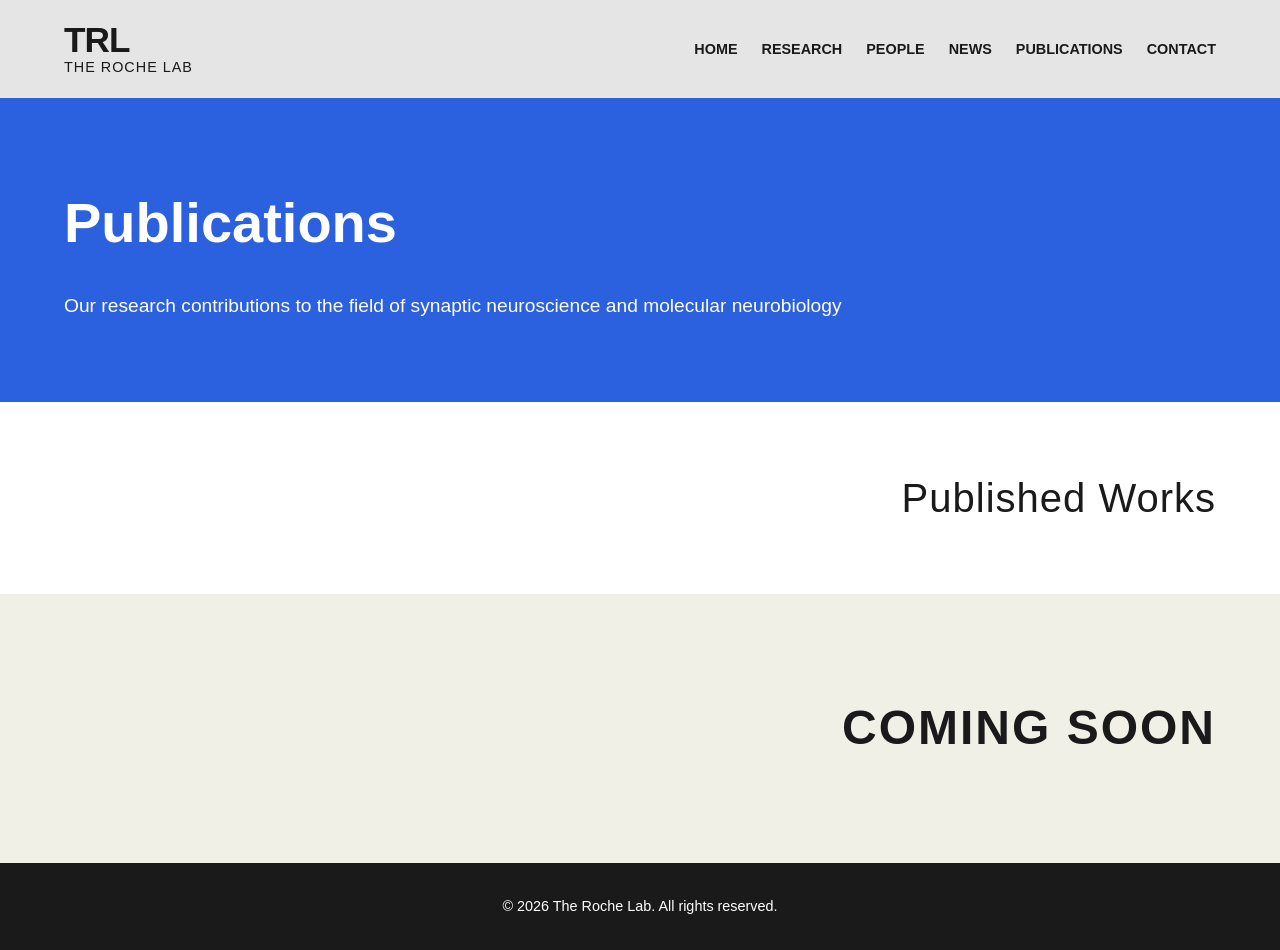
<file: PUBLICATIONS.HTML>
<!DOCTYPE html>
<html lang="en">
<head>
    <meta charset="UTF-8">
    <meta name="viewport" content="width=device-width, initial-scale=1.0">
    <title>Publications | The Roche Lab</title>
    <style>
        /* CSS Reset & Base Styles */
        * {
            margin: 0;
            padding: 0;
            box-sizing: border-box;
            font-family: -apple-system, BlinkMacSystemFont, "Segoe UI", Roboto, Helvetica, Arial, sans-serif;
        }

        body {
            background-color: #ffffff;
            color: #333333;
            line-height: 1.6;
            display: flex;
            flex-direction: column;
            min-height: 100vh;
        }

        /* Navigation Bar */
        .navbar {
            display: flex;
            justify-content: space-between;
            align-items: center;
            background-color: #e5e5e5; /* Light grey matching Figma */
            padding: 1.5rem 5%;
            color: #1a1a1a;
            position: sticky;
            top: 0;
            z-index: 100;
        }

        .navbar .logo {
            font-size: 2.2rem;
            font-weight: 800;
            letter-spacing: -1px;
            display: flex;
            flex-direction: column;
            line-height: 0.9;
        }

        .navbar .logo span {
            font-size: 0.9rem;
            font-weight: normal;
            letter-spacing: 1px;
            text-transform: uppercase;
            margin-top: 5px;
        }

        .nav-links {
            list-style: none;
            display: flex;
            gap: 1.5rem;
        }

        .nav-links li a {
            color: #1a1a1a;
            text-decoration: none;
            font-size: 0.9rem;
            text-transform: uppercase;
            font-weight: 600;
            transition: color 0.3s ease;
        }

        .nav-links li a:hover {
            color: #2b60de;
        }

        /* Hero Section (Blue Banner) */
        .hero {
            background-color: #2b60de; /* Royal blue */
            color: white;
            padding: 5rem 5%;
            text-align: left; /* Aligned left as seen in the mobile viewport */
        }

        .hero h1 {
            font-size: 3.5rem;
            font-weight: 800;
            margin-bottom: 1.5rem;
            text-transform: capitalize;
        }

        .hero p {
            font-size: 1.2rem;
            max-width: 800px;
            font-weight: 400;
            line-height: 1.6;
        }

        /* Main Content */
        main {
            flex: 1; /* Pushes footer to the bottom */
        }

        /* Published Works Section (White Background) */
        .published-works {
            background-color: #ffffff;
            padding: 4rem 5%;
            text-align: right; /* Aligned right based on the cutoff text in the design */
        }

        .published-works h2 {
            font-size: 2.5rem;
            font-weight: 300;
            color: #1a1a1a;
            letter-spacing: 1px;
        }

        /* Coming Soon Section (Beige Background) */
        .coming-soon {
            background-color: #f0f0e6; /* Beige/light green color from the design */
            padding: 6rem 5%;
            text-align: right; /* Aligned right to match the layout flow */
        }

        .coming-soon h2 {
            font-size: 3rem;
            font-weight: 800;
            color: #1a1a1a;
            letter-spacing: 2px;
            text-transform: uppercase;
        }

        /* Footer */
        footer {
            background-color: #1a1a1a;
            color: #fff;
            text-align: center;
            padding: 2rem 5%;
            font-size: 0.9rem;
        }

        /* Mobile Responsiveness */
        @media (max-width: 768px) {
            .navbar {
                flex-direction: column;
                gap: 1rem;
                padding: 1.5rem;
                align-items: flex-start;
            }
            .nav-links {
                flex-wrap: wrap;
                justify-content: flex-start;
            }
            .hero h1 {
                font-size: 2.8rem;
            }
            .hero p {
                font-size: 1.1rem;
            }
            .published-works h2, .coming-soon h2 {
                text-align: center; /* Center on smaller screens for better readability */
            }
            .coming-soon h2 {
                font-size: 2.2rem;
            }
        }
    </style>
</head>
<body>

    <nav class="navbar">
        <div class="logo">
            TRL
            <span>The Roche Lab</span>
        </div>
        <ul class="nav-links">
            <li><a href="index.html">Home</a></li>
            <li><a href="research.html">Research</a></li>
            <li><a href="people.html">People</a></li>
            <li><a href="news.html">News</a></li>
            <li><a href="publications.html">Publications</a></li>
            <li><a href="contact-us.html">Contact</a></li>
        </ul>
    </nav>

    <header class="hero">
        <h1>Publications</h1>
        <p>Our research contributions to the field of synaptic neuroscience and molecular neurobiology</p>
    </header>

    <main>
        <section class="published-works">
            <h2>Published Works</h2>
        </section>

        <section class="coming-soon">
            <h2>COMING SOON</h2>
        </section>
    </main>

    <footer>
        <p>&copy; 2026 The Roche Lab. All rights reserved.</p>
    </footer>

</body>
</html>
</file>
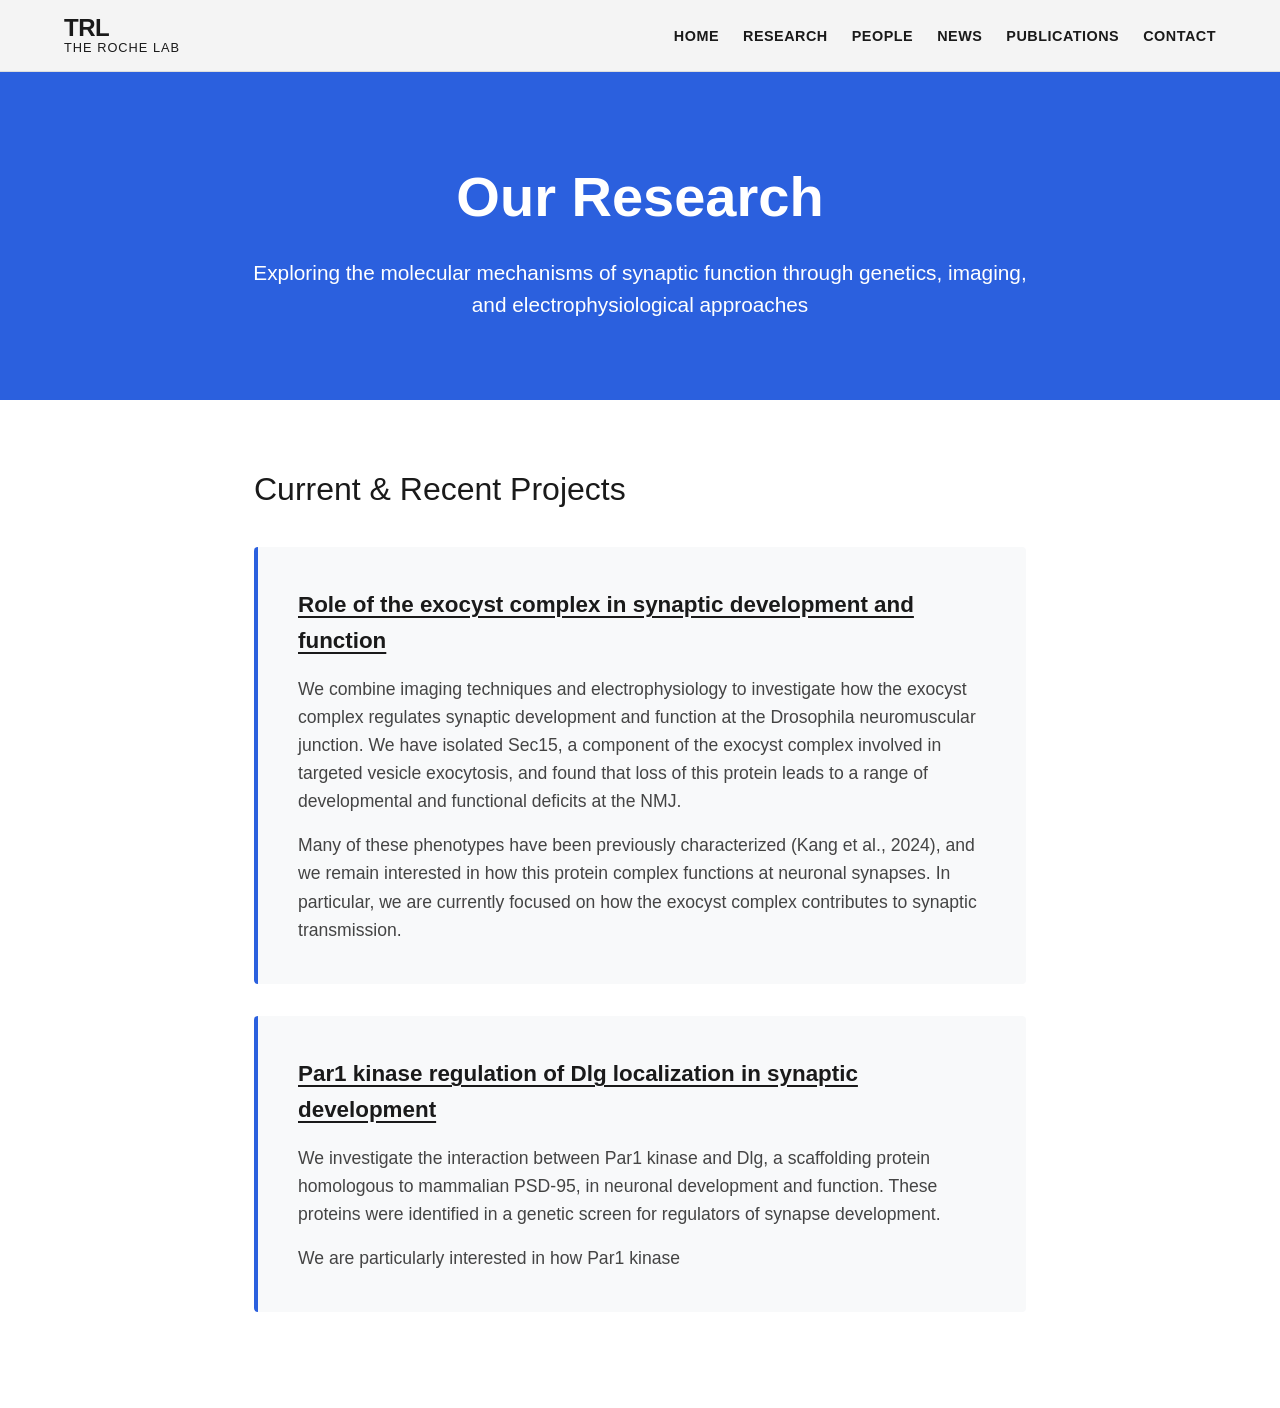
<file: RESEAERCH.HTML>
<!DOCTYPE html>
<html lang="en">
<head>
    <meta charset="UTF-8">
    <meta name="viewport" content="width=device-width, initial-scale=1.0">
    <title>Our Research | The Roche Lab</title>
    <style>
        /* CSS Reset & Base Styles */
        * {
            margin: 0;
            padding: 0;
            box-sizing: border-box;
            font-family: -apple-system, BlinkMacSystemFont, "Segoe UI", Roboto, Helvetica, Arial, sans-serif;
        }

        body {
            background-color: #ffffff;
            color: #333333;
            line-height: 1.6;
        }

        /* Navigation Bar */
        .navbar {
            display: flex;
            justify-content: space-between;
            align-items: center;
            background-color: #f4f4f4; /* Light gray to match the TRL logo block in the screenshot */
            padding: 1rem 5%;
            color: #1a1a1a;
            border-bottom: 1px solid #ddd;
            position: sticky;
            top: 0;
            z-index: 100;
        }

        .navbar .logo {
            font-size: 1.5rem;
            font-weight: 800;
            letter-spacing: -0.5px;
            display: flex;
            flex-direction: column;
            line-height: 1;
        }

        .navbar .logo span {
            font-size: 0.8rem;
            font-weight: normal;
            letter-spacing: 1px;
            text-transform: uppercase;
            margin-top: 2px;
        }

        .nav-links {
            list-style: none;
            display: flex;
            gap: 1.5rem;
        }

        .nav-links li a {
            color: #1a1a1a;
            text-decoration: none;
            font-size: 0.9rem;
            text-transform: uppercase;
            letter-spacing: 0.5px;
            font-weight: 600;
            transition: color 0.3s ease;
        }

        .nav-links li a:hover {
            color: #2b60de;
        }

        /* Hero Section (Blue Banner) */
        .hero {
            background-color: #2b60de; /* Royal blue matching your design */
            color: white;
            padding: 5rem 5%;
            text-align: center;
        }

        .hero h1 {
            font-size: 3.5rem;
            font-weight: 800;
            margin-bottom: 1rem;
        }

        .hero p {
            font-size: 1.3rem;
            max-width: 800px;
            margin: 0 auto;
            font-weight: 400;
            line-height: 1.5;
        }

        /* Main Content Layout */
        .container {
            max-width: 900px;
            margin: 0 auto;
            padding: 4rem 5%;
        }

        .section-header {
            font-size: 2rem;
            font-weight: normal;
            color: #1a1a1a;
            margin-bottom: 2rem;
        }

        /* Project Cards */
        .project-card {
            background-color: #f8f9fa; /* Light gray box matching Figma */
            padding: 2.5rem;
            border-radius: 4px;
            margin-bottom: 2rem;
            border-left: 4px solid #2b60de;
        }

        .project-card h3 {
            font-size: 1.4rem;
            color: #1a1a1a;
            margin-bottom: 1rem;
            font-weight: 600;
            text-decoration: underline;
            text-underline-offset: 4px;
        }

        .project-card p {
            font-size: 1.1rem;
            color: #444;
            margin-bottom: 1rem;
        }

        .project-card p:last-child {
            margin-bottom: 0;
        }

        /* Footer */
        footer {
            background-color: #1a1a1a;
            color: #fff;
            text-align: center;
            padding: 2rem 5%;
            font-size: 0.9rem;
            margin-top: 3rem;
        }

        /* Mobile Responsiveness */
        @media (max-width: 768px) {
            .navbar {
                flex-direction: column;
                gap: 1rem;
                padding: 1rem;
            }
            .nav-links {
                flex-wrap: wrap;
                justify-content: center;
            }
            .hero h1 {
                font-size: 2.5rem;
            }
            .hero p {
                font-size: 1.1rem;
            }
            .project-card {
                padding: 1.5rem;
            }
        }
    </style>
</head>
<body>

    <nav class="navbar">
        <div class="logo">
            TRL
            <span>The Roche Lab</span>
        </div>
        <ul class="nav-links">
            <li><a href="index.html">Home</a></li>
            <li><a href="research.html">Research</a></li>
            <li><a href="people.html">People</a></li>
            <li><a href="news.html">News</a></li>
            <li><a href="publications.html">Publications</a></li>
            <li><a href="contact.html">Contact</a></li>
        </ul>
    </nav>

    <header class="hero">
        <h1>Our Research</h1>
        <p>Exploring the molecular mechanisms of synaptic function through genetics, imaging, and electrophysiological approaches</p>
    </header>

    <main class="container">
        
        <h2 class="section-header">Current & Recent Projects</h2>

        <div class="project-card">
            <h3>Role of the exocyst complex in synaptic development and function</h3>
            <p>We combine imaging techniques and electrophysiology to investigate how the exocyst complex regulates synaptic development and function at the Drosophila neuromuscular junction. We have isolated Sec15, a component of the exocyst complex involved in targeted vesicle exocytosis, and found that loss of this protein leads to a range of developmental and functional deficits at the NMJ.</p>
            <p>Many of these phenotypes have been previously characterized (Kang et al., 2024), and we remain interested in how this protein complex functions at neuronal synapses. In particular, we are currently focused on how the exocyst complex contributes to synaptic transmission.</p>
        </div>

        <div class="project-card">
            <h3>Par1 kinase regulation of Dlg localization in synaptic development</h3>
            <p>We investigate the interaction between Par1 kinase and Dlg, a scaffolding protein homologous to mammalian PSD-95, in neuronal development and function. These proteins were identified in a genetic screen for regulators of synapse development.</p>
            <p>We are particularly interested in how Par1 kinase
</file>
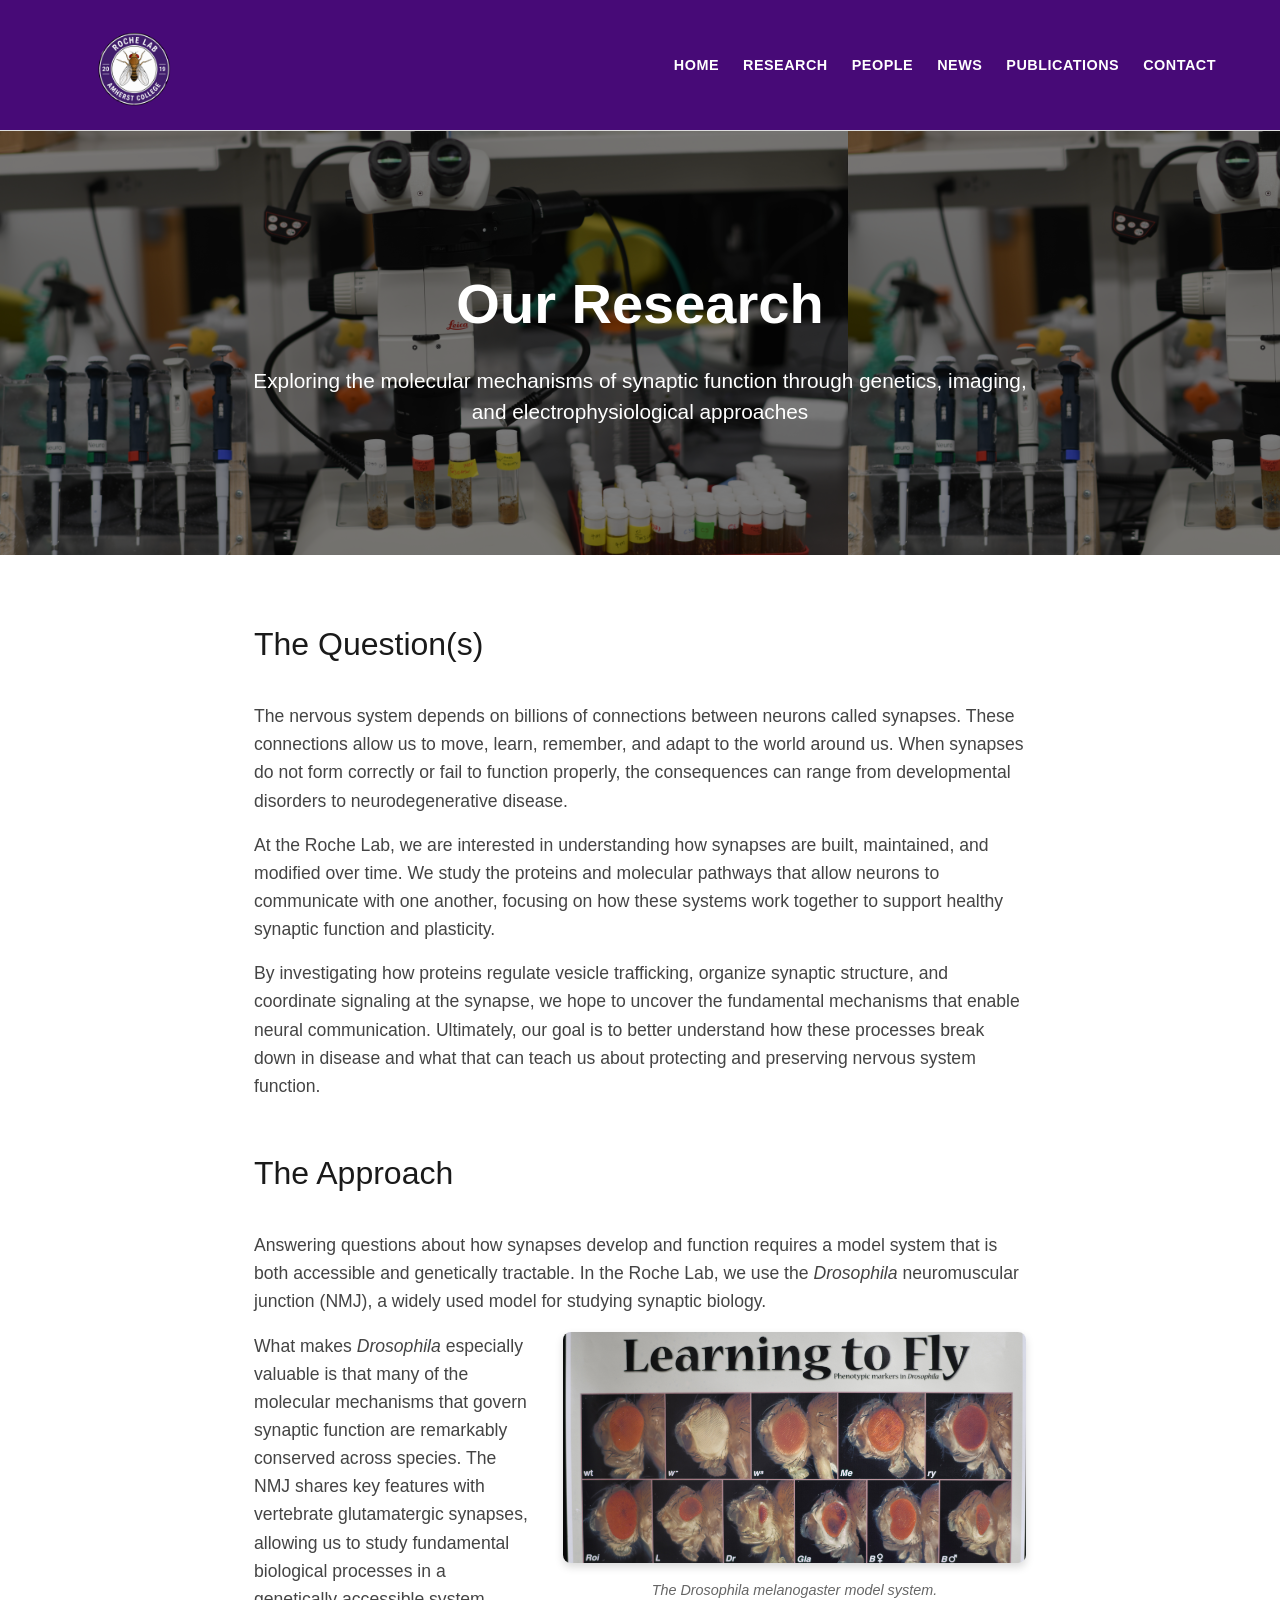
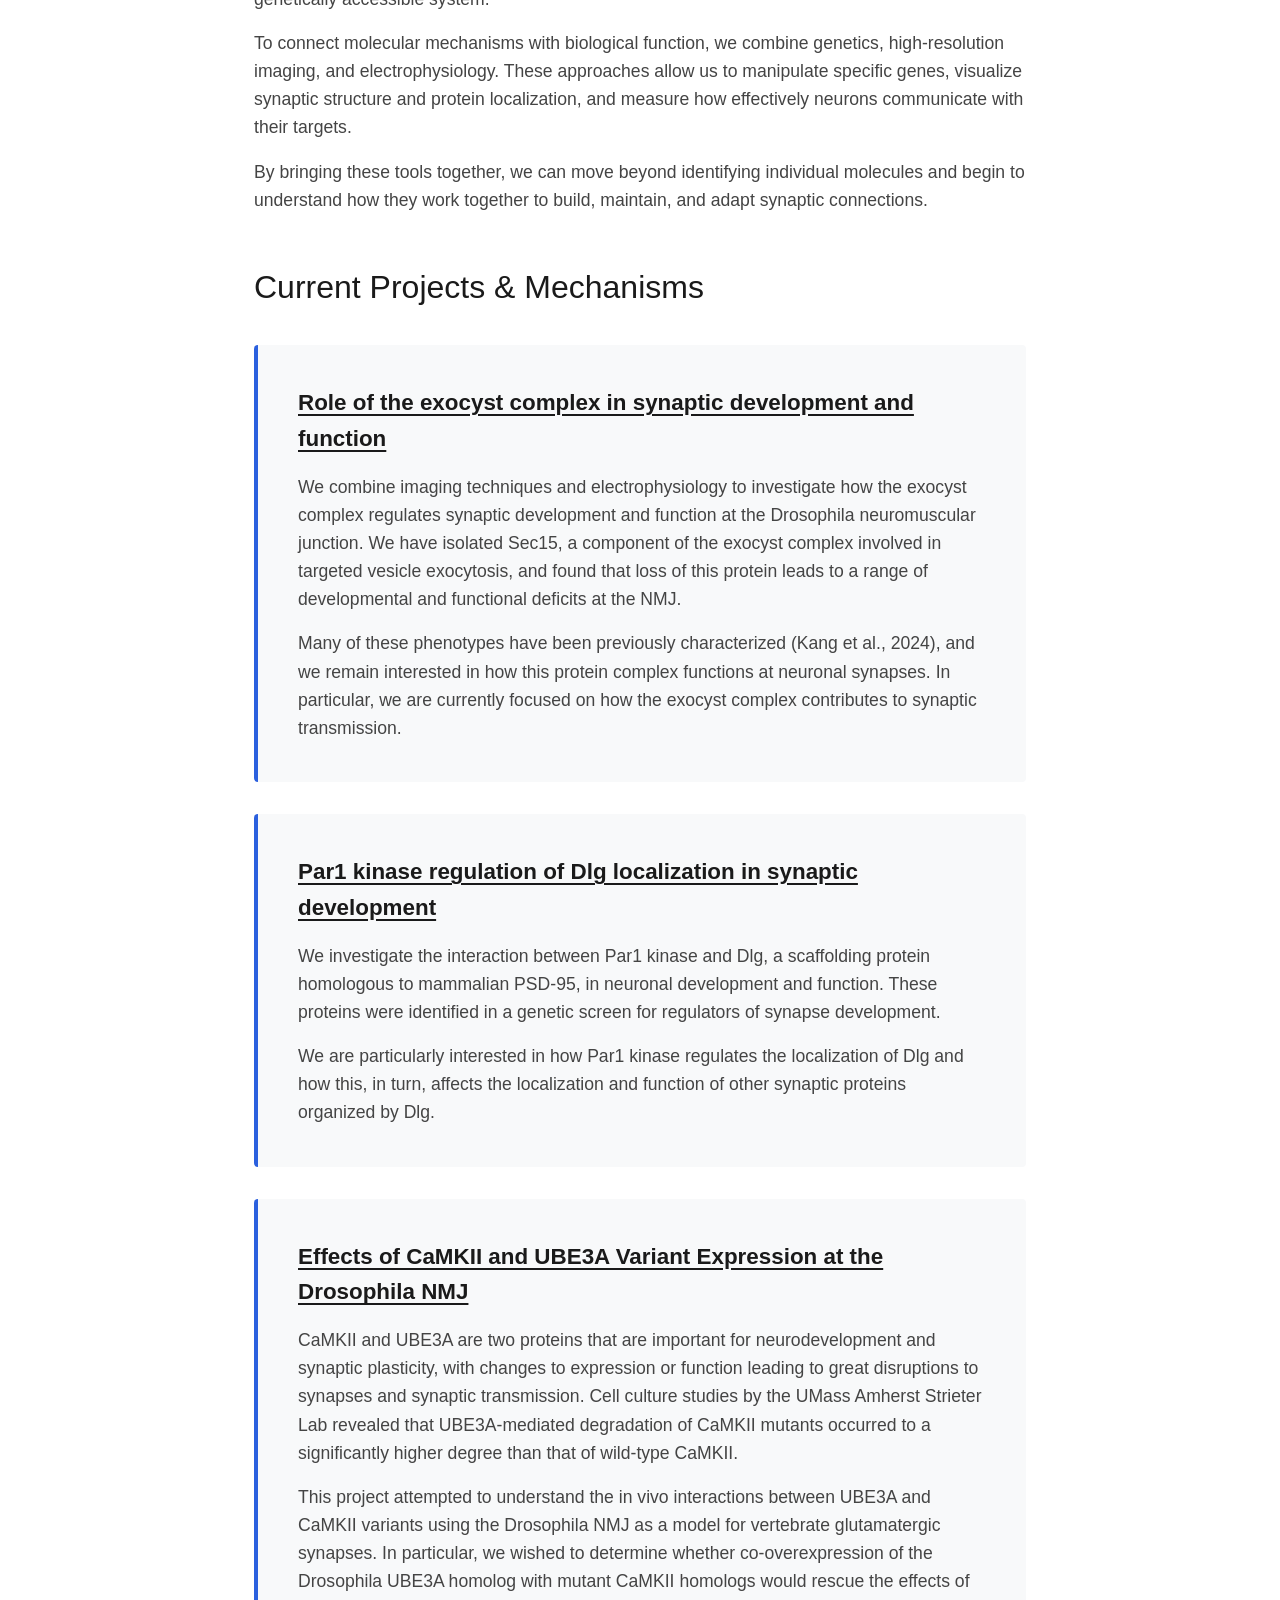
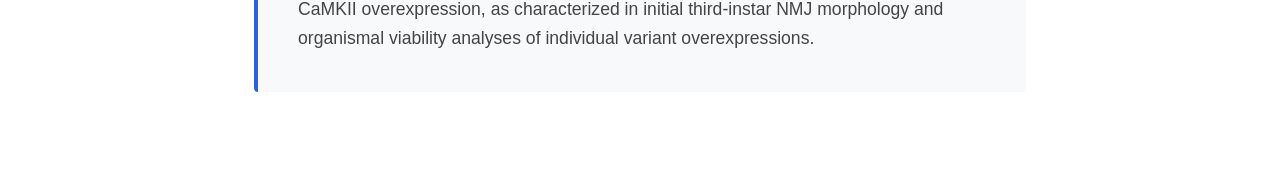
<file: research.html>
<!DOCTYPE html>
<html lang="en">
<head>
    <meta charset="UTF-8">
    <meta name="viewport" content="width=device-width, initial-scale=1.0">
    
    <title>Our Research | The Roche Lab at Amherst College</title>
    
    <meta name="description" content="Explore current research projects at The Roche Lab, focusing on the exocyst complex, Par1 kinase regulation, and CaMKII variants at the Drosophila neuromuscular junction.">
    
    <meta name="keywords" content="Roche Lab research, neuromuscular junction, Drosophila NMJ, exocyst complex synapse, Par1 kinase, CaMKII neurodevelopment, synaptic plasticity Amherst">
</head>
    <style>
        /* CSS Reset & Base Styles */
        * {
            margin: 0;
            padding: 0;
            box-sizing: border-box;
            font-family: -apple-system, BlinkMacSystemFont, "Segoe UI", Roboto, Helvetica, Arial, sans-serif;
        }

        body {
            background-color: #ffffff;
            color: #333333;
            line-height: 1.6;
        }

        /* Navigation Bar */
        .navbar {
            display: flex;
            justify-content: space-between;
            align-items: center;
            background-color: #470a77; /* Light gray to match the TRL logo block in the screenshot */
            padding: 10px 5%;
            color: #1a1a1a;
            border-bottom: 1px solid #ddd;
            position: sticky;
            top: 0;
            z-index: 100;
        }

        .navbar .logo {
            font-size: 1.5rem;
            font-weight: 800;
            letter-spacing: -0.5px;
            display: flex;
            flex-direction: column;
            line-height: 1;
        }

        .navbar .logo span {
            font-size: 0.8rem;
            font-weight: normal;
            letter-spacing: 1px;
            text-transform: uppercase;
            margin-top: 2px;
        }

        .nav-links {
            list-style: none;
            display: flex;
            gap: 1.5rem;
        }

        .nav-links li a {
            color: #ffffff;
            text-decoration: none;
            font-size: 0.9rem;
            text-transform: uppercase;
            letter-spacing: 0.5px;
            font-weight: 600;
            transition: color 0.3s ease;
        }

        .nav-links li a:hover {
            color: #2b60de;
        }

     /* Hero Section */
.hero {
    position: relative; 
    z-index: 1;         
    
    /* 1. Reduced padding to make the banner shorter overall */
    padding: 8rem 5%; 
    
    text-align: center;
    color: white; 

    /* --- BACKGROUND ADJUSTMENTS --- */
    background: url('RIMAGE.JPG');
    
    /* 2. 'cover' allows the image to crop rather than just shrink */
    background-size:  auto 100%; 
    background-repeat: repeat-x; 
    
    /* 3. Anchors the image to the 'top', forcing the 'bottom' to be the part that gets chopped off */
    background-position: 0 top; 
    
    animation: scrollBackground 80s linear infinite; 
}

/* The Translucent Black Overlay */
.hero::before {
    content: "";
    position: absolute;
    top: 0;
    left: 0;
    width: 100%;
    height: 100%;
    background-color: rgba(0, 0, 0, 0.5); 
    z-index: -1; 
}

/* Keyframes for the scrolling effect */
@keyframes scrollBackground {
    from { 
        /* 4. Updated to 'top' so the animation matches the new position */
        background-position: 0 top; 
    }
    to { 
        /* 4. Updated to 'top' here as well */
        background-position: -2000px top; 
    }
}
        .hero h1 {
            font-size: 3.5rem;
            font-weight: 800;
            margin-bottom: 1rem;
        }

        .hero p {
            font-size: 1.3rem;
            max-width: 800px;
            margin: 0 auto;
            font-weight: 400;
            line-height: 1.5;
        }

        /* Main Content Layout */
        .container {
            max-width: 900px;
            margin: 0 auto;
            padding: 4rem 5%;
        }

        .section-header {
            font-size: 2rem;
            font-weight: normal;
            color: #1a1a1a;
            margin-bottom: 2rem;
        }

        /* Project Cards */
        .project-card {
            background-color: #f8f9fa; /* Light gray box matching Figma */
            padding: 2.5rem;
            border-radius: 4px;
            margin-bottom: 2rem;
            border-left: 4px solid #2b60de;
        }

        .project-card h3 {
            font-size: 1.4rem;
            color: #1a1a1a;
            margin-bottom: 1rem;
            font-weight: 600;
            text-decoration: underline;
            text-underline-offset: 4px;
        }

        .project-card p {
            font-size: 1.1rem;
            color: #444;
            margin-bottom: 1rem;
        }

        .project-card p:last-child {
            margin-bottom: 0;
        }

        /* Footer */
        footer {
            background-color: #1a1a1a;
            color: #fff;
            text-align: center;
            padding: 2rem 5%;
            font-size: 0.9rem;
            margin-top: 3rem;
        }

        /* Mobile Responsiveness */
        @media (max-width: 768px) {
            .navbar {
                flex-direction: column;
                gap: 1rem;
                padding: 1rem;
            }
            .nav-links {
                flex-wrap: wrap;
                justify-content: center;
            }
            .hero h1 {
                font-size: 2.5rem;
            }
            .hero p {
                font-size: 1.1rem;
            }
            .project-card {
                padding: 1.5rem;
            }
        }
    </style>
</head>
<body>

    <nav class="navbar">
        <div class="logo">
         <img src="fr.png" alt="The Roche Lab Logo" style="max-height: 110px; max-width: 100%; width: auto; height: auto;">
        </div>
        <ul class="nav-links">
          <li><a href="index.html">Home</a></li>
    <li><a href="research.html">Research</a></li>
    <li><a href="people.html">People</a></li>
    <li><a href="news.html">News</a></li>
    <li><a href="publication.html">Publications</a></li>
    <li><a href="contact.html">Contact</a></li>
        </ul>
    </nav>

    <header class="hero">
        <h1>Our Research</h1>
        <p>Exploring the molecular mechanisms of synaptic function through genetics, imaging, and electrophysiological approaches</p>
    </header>

    <main class="container">
    
   <h2 class="section-header">The Question(s)</h2>
    <p style="font-size: 1.1rem; color: #444; margin-bottom: 1rem;">
        The nervous system depends on billions of connections between neurons called synapses. These connections allow us to move, learn, remember, and adapt to the world around us. When synapses do not form correctly or fail to function properly, the consequences can range from developmental disorders to neurodegenerative disease.
    </p>
    <p style="font-size: 1.1rem; color: #444; margin-bottom: 1rem;">
        At the Roche Lab, we are interested in understanding how synapses are built, maintained, and modified over time. We study the proteins and molecular pathways that allow neurons to communicate with one another, focusing on how these systems work together to support healthy synaptic function and plasticity.
    </p>
    <p style="font-size: 1.1rem; color: #444; margin-bottom: 3rem;">
        By investigating how proteins regulate vesicle trafficking, organize synaptic structure, and coordinate signaling at the synapse, we hope to uncover the fundamental mechanisms that enable neural communication. Ultimately, our goal is to better understand how these processes break down in disease and what that can teach us about protecting and preserving nervous system function.
    </p>

  <h2 class="section-header">The Approach</h2>
    
    <div style="margin-bottom: 3rem;">
        
        <p style="font-size: 1.1rem; color: #444; margin-bottom: 1rem;">
            Answering questions about how synapses develop and function requires a model system that is both accessible and genetically tractable. In the Roche Lab, we use the <em>Drosophila</em> neuromuscular junction (NMJ), a widely used model for studying synaptic biology.
        </p>

        <div style="float: right; width: 60%; max-width: 700px; margin: 0 0 1rem 2rem; text-align: center;">
            <img src="AIMAGE.JPG" alt="Drosophila Model" style="max-width: 100%; height: auto; border-radius: 8px; box-shadow: 0 4px 8px rgba(0,0,0,0.15);">
            <p style="font-size: 0.9rem; color: #666; margin-top: 0.5rem; font-style: italic;">The Drosophila melanogaster model system.</p>
        </div>

        <p style="font-size: 1.1rem; color: #444; margin-bottom: 1rem;">
            What makes <em>Drosophila</em> especially valuable is that many of the molecular mechanisms that govern synaptic function are remarkably conserved across species. The NMJ shares key features with vertebrate glutamatergic synapses, allowing us to study fundamental biological processes in a genetically accessible system.
        </p>
        <p style="font-size: 1.1rem; color: #444; margin-bottom: 1rem;">
            To connect molecular mechanisms with biological function, we combine genetics, high-resolution imaging, and electrophysiology. These approaches allow us to manipulate specific genes, visualize synaptic structure and protein localization, and measure how effectively neurons communicate with their targets.
        </p>
        <p style="font-size: 1.1rem; color: #444;">
            By bringing these tools together, we can move beyond identifying individual molecules and begin to understand how they work together to build, maintain, and adapt synaptic connections.
        </p>
        
        <div style="clear: both;"></div>

    </div>

    <h2 class="section-header">Current Projects & Mechanisms</h2>
    
    <div class="project-card">
        <h3>Role of the exocyst complex in synaptic development and function</h3>
        <p>We combine imaging techniques and electrophysiology to investigate how the exocyst complex regulates synaptic development and function at the Drosophila neuromuscular junction. We have isolated Sec15, a component of the exocyst complex involved in targeted vesicle exocytosis, and found that loss of this protein leads to a range of developmental and functional deficits at the NMJ.</p>
        <p>Many of these phenotypes have been previously characterized (Kang et al., 2024), and we remain interested in how this protein complex functions at neuronal synapses. In particular, we are currently focused on how the exocyst complex contributes to synaptic transmission.</p>
    </div>

    <div class="project-card">
        <h3>Par1 kinase regulation of Dlg localization in synaptic development</h3>
        <p>We investigate the interaction between Par1 kinase and Dlg, a scaffolding protein homologous to mammalian PSD-95, in neuronal development and function. These proteins were identified in a genetic screen for regulators of synapse development.</p>
        <p>We are particularly interested in how Par1 kinase regulates the localization of Dlg and how this, in turn, affects the localization and function of other synaptic proteins organized by Dlg.</p>
    </div>

    <div class="project-card">
        <h3>Effects of CaMKII and UBE3A Variant Expression at the Drosophila NMJ</h3>
        <p>CaMKII and UBE3A are two proteins that are important for neurodevelopment and synaptic plasticity, with changes to expression or function leading to great disruptions to synapses and synaptic transmission. Cell culture studies by the UMass Amherst Strieter Lab revealed that UBE3A-mediated degradation of CaMKII mutants occurred to a significantly higher degree than that of wild-type CaMKII.</p>
        <p>This project attempted to understand the in vivo interactions between UBE3A and CaMKII variants using the Drosophila NMJ as a model for vertebrate glutamatergic synapses. In particular, we wished to determine whether co-overexpression of the Drosophila UBE3A homolog with mutant CaMKII homologs would rescue the effects of CaMKII overexpression, as characterized in initial third-instar NMJ morphology and organismal viability analyses of individual variant overexpressions.</p>
    </div>

</main>
</file>
